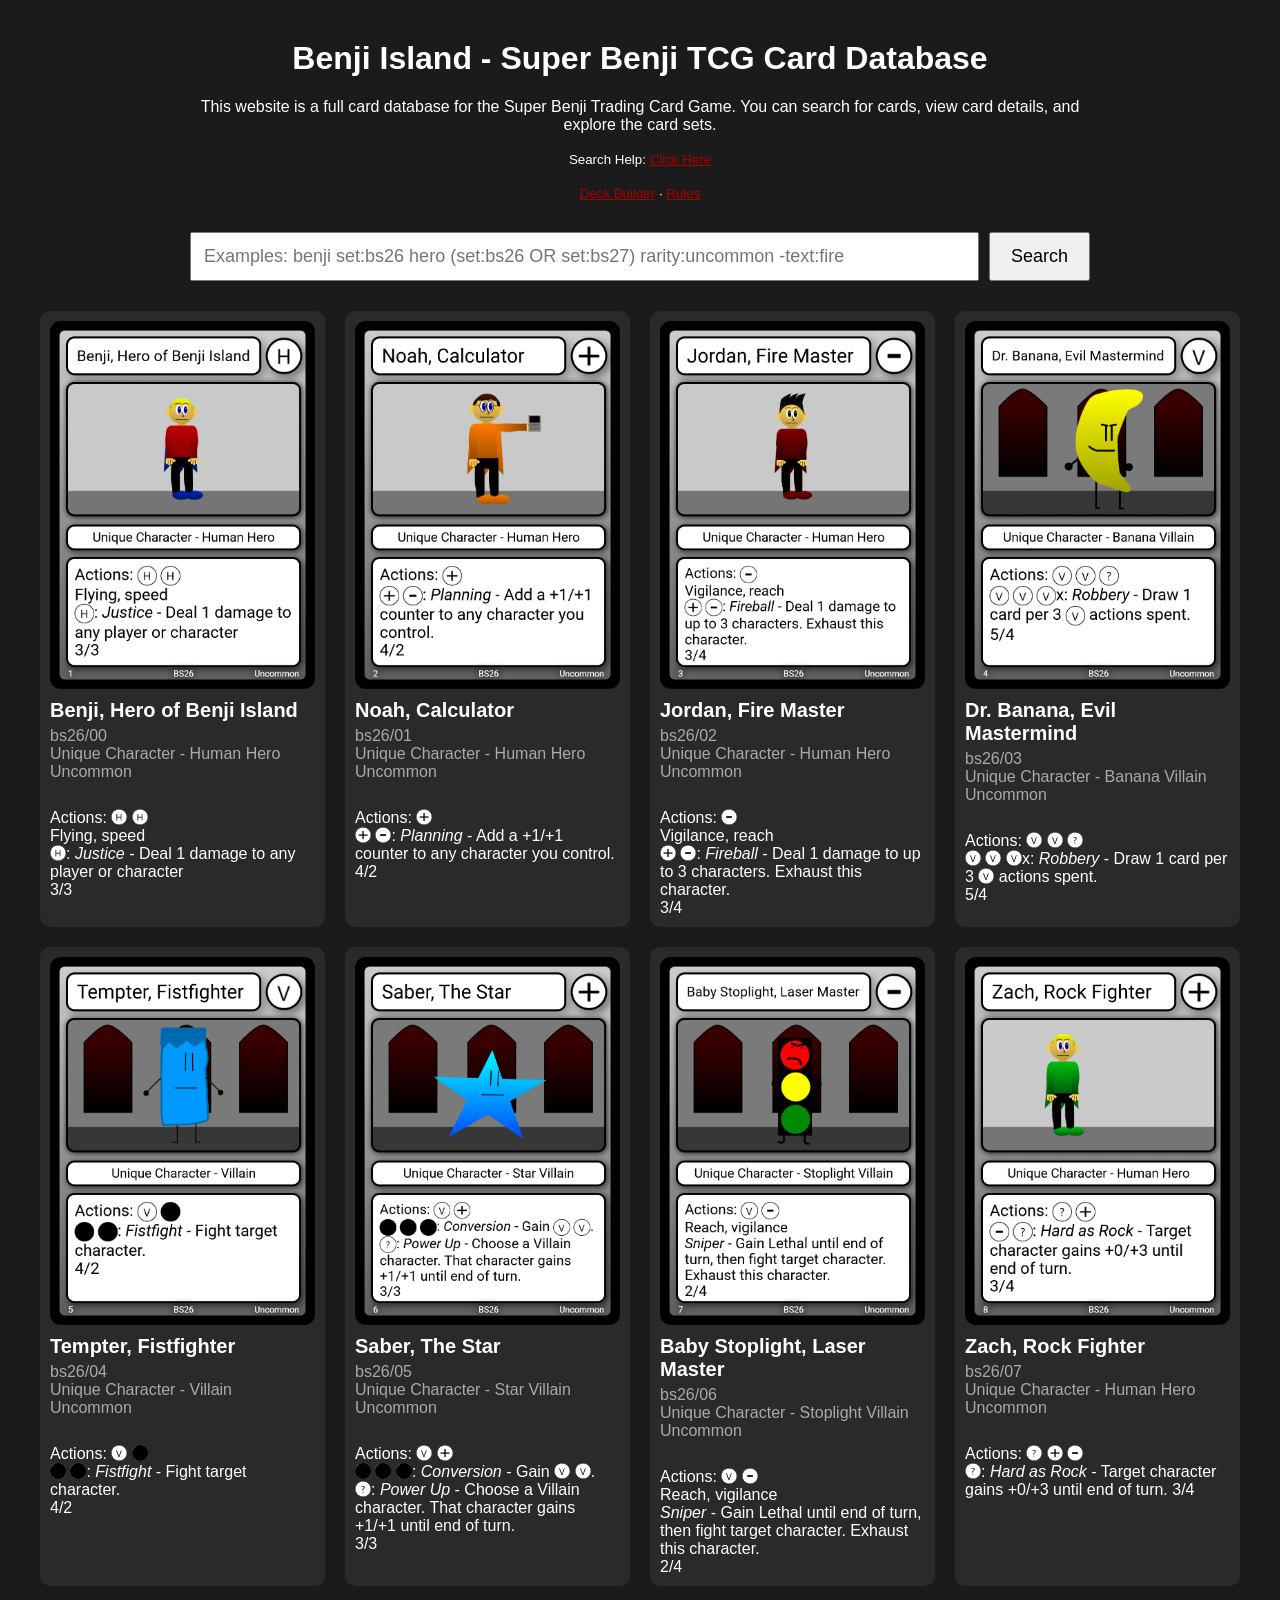
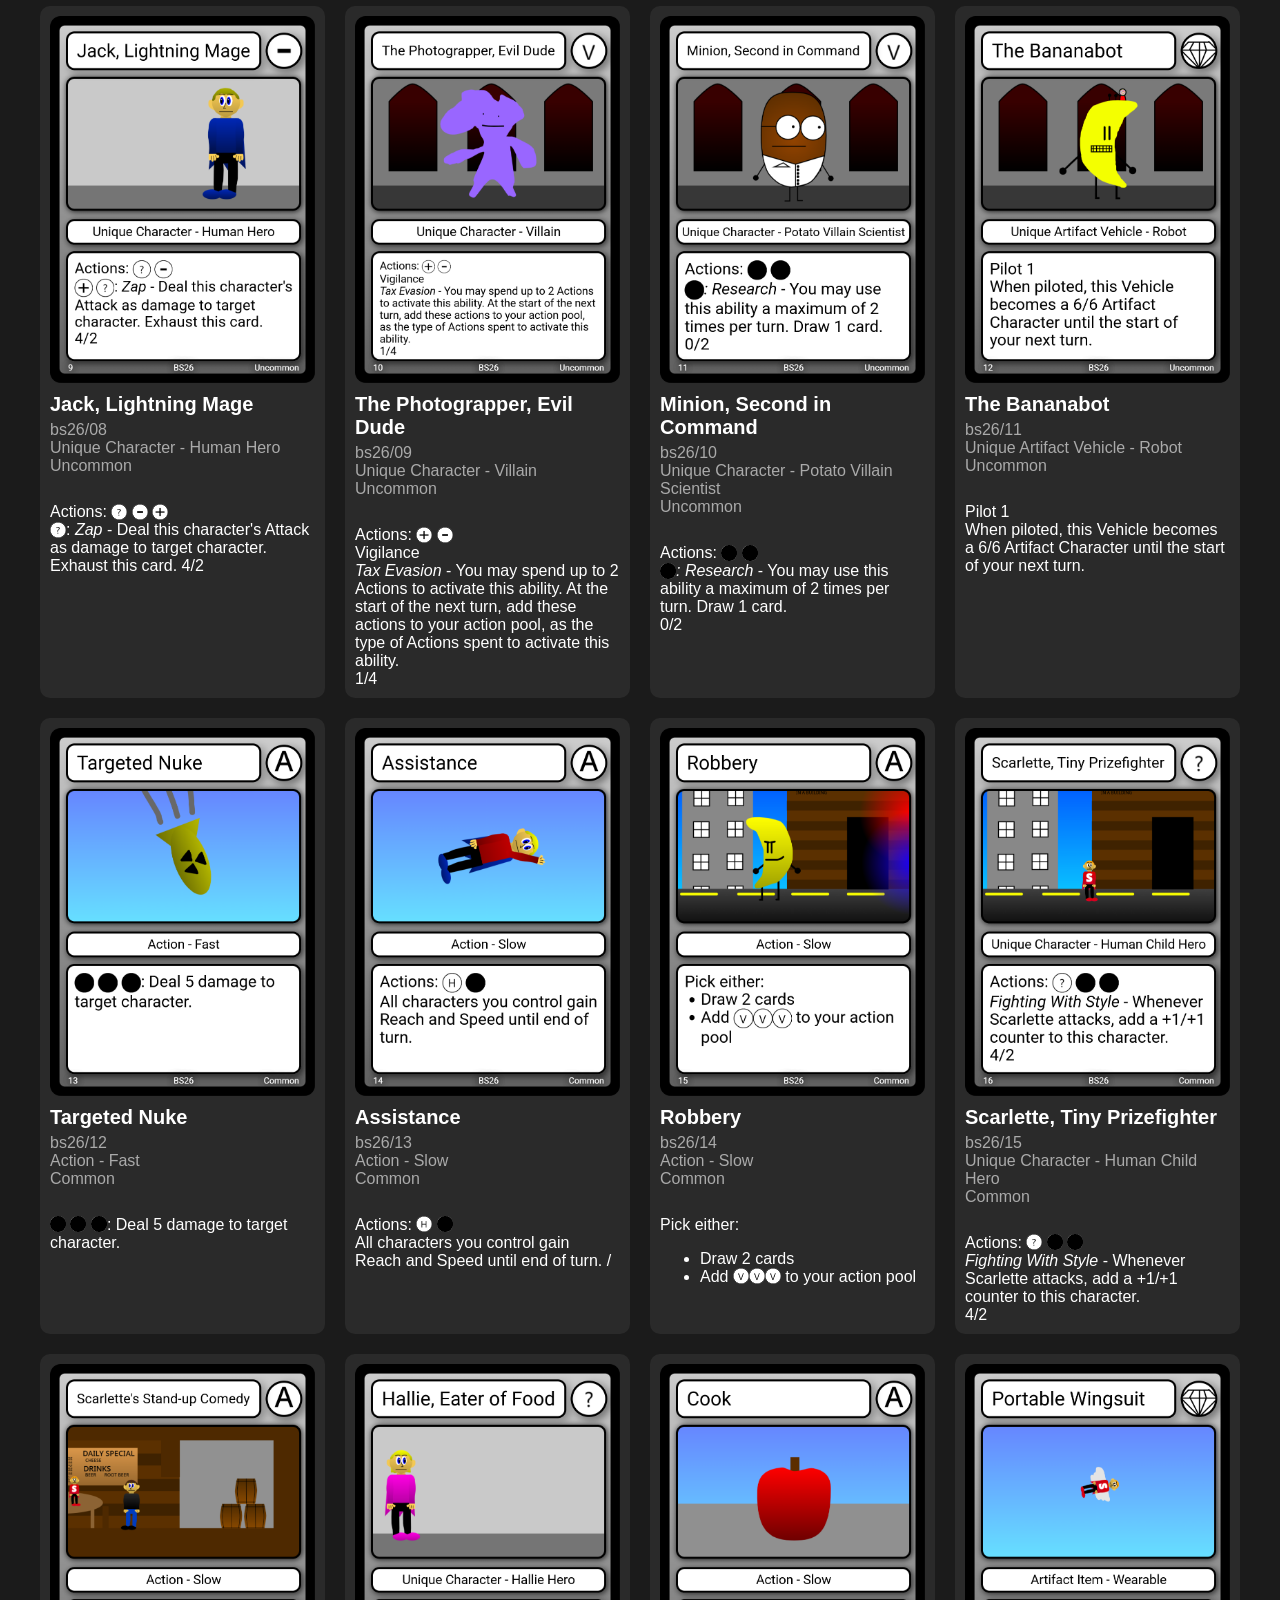
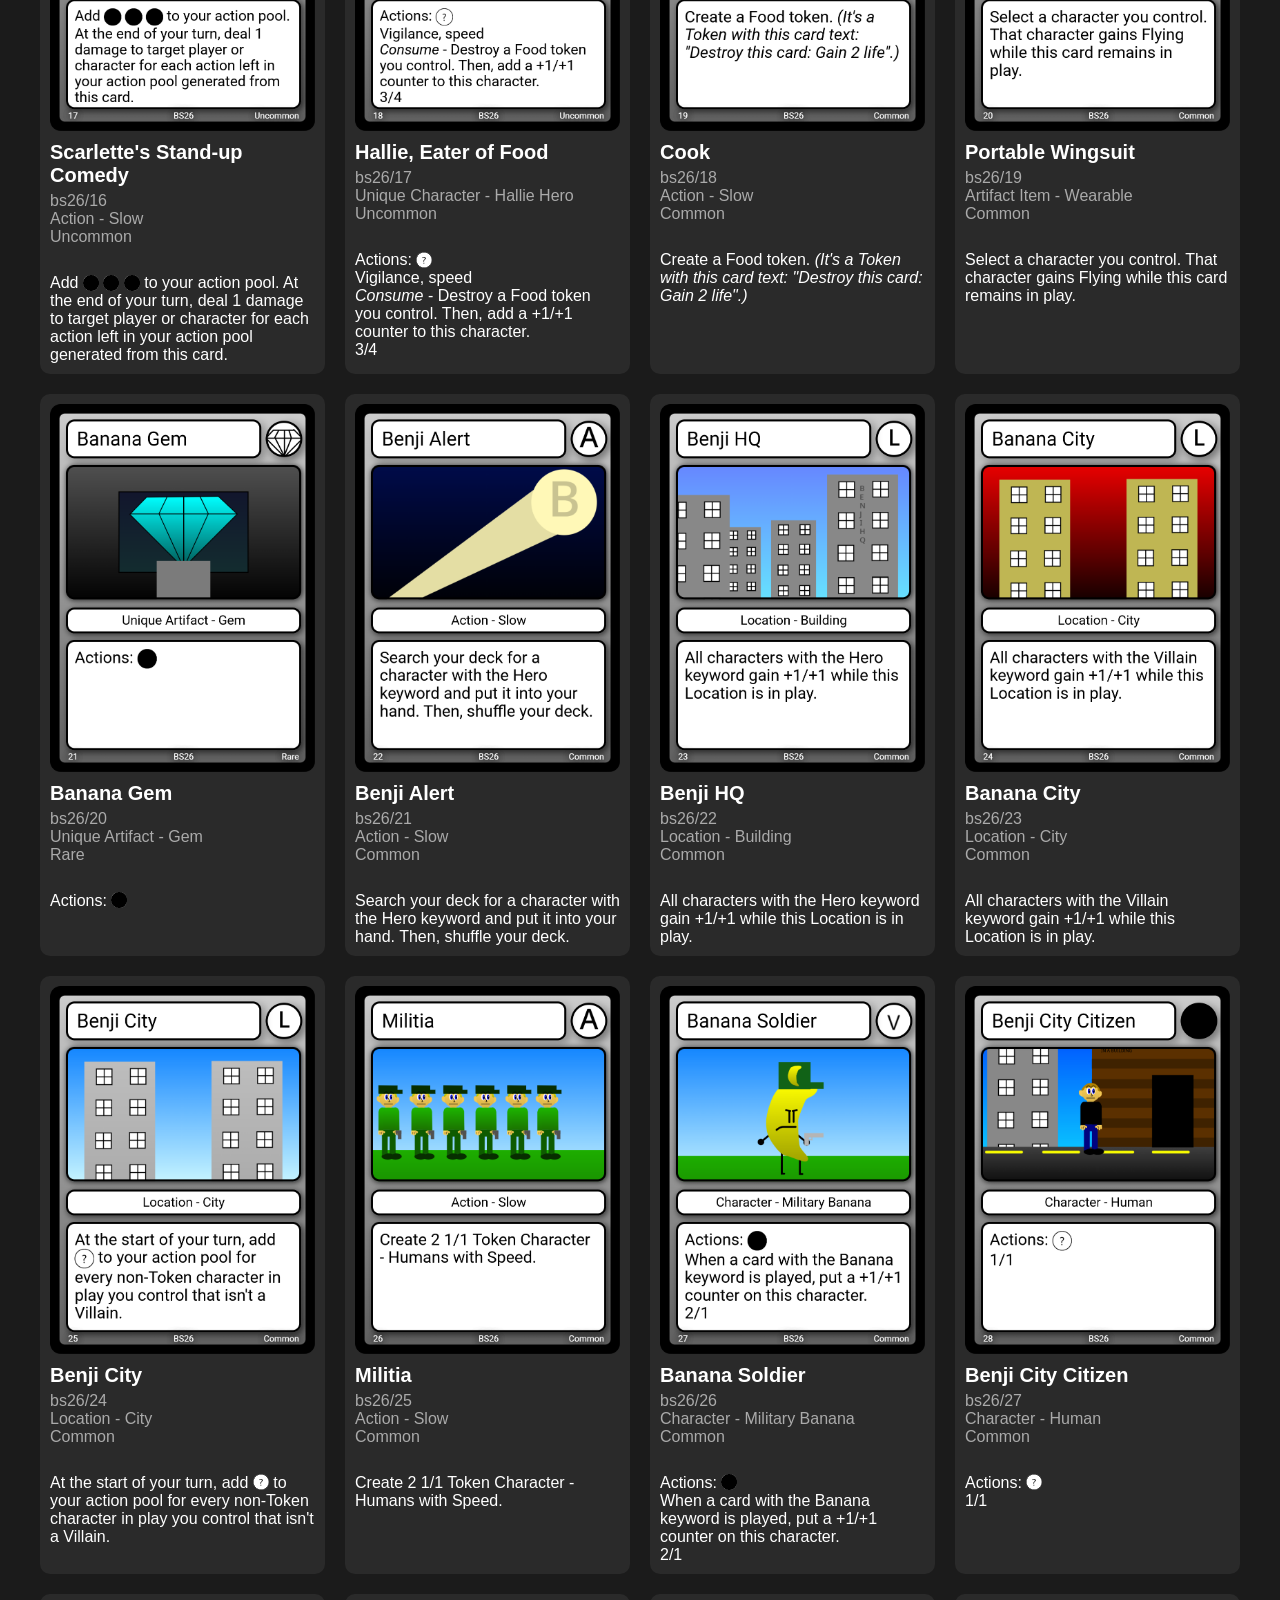
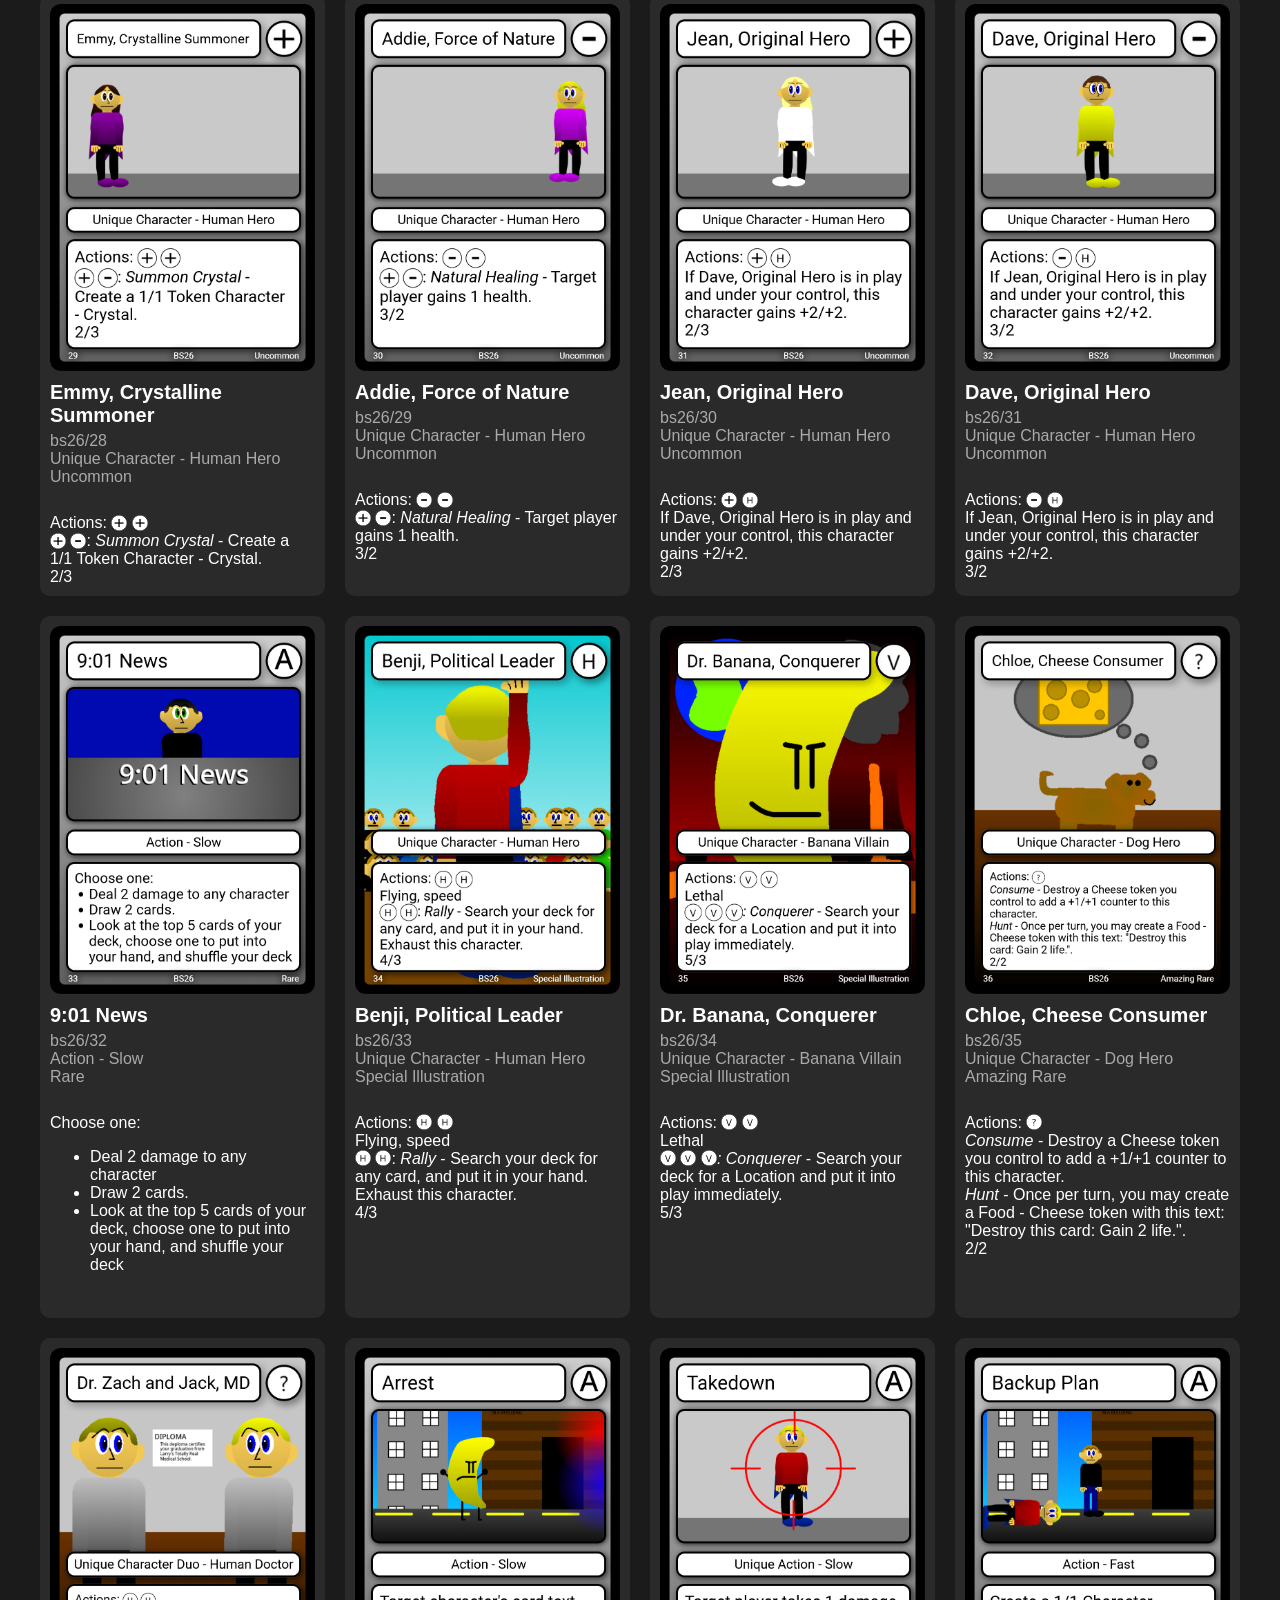
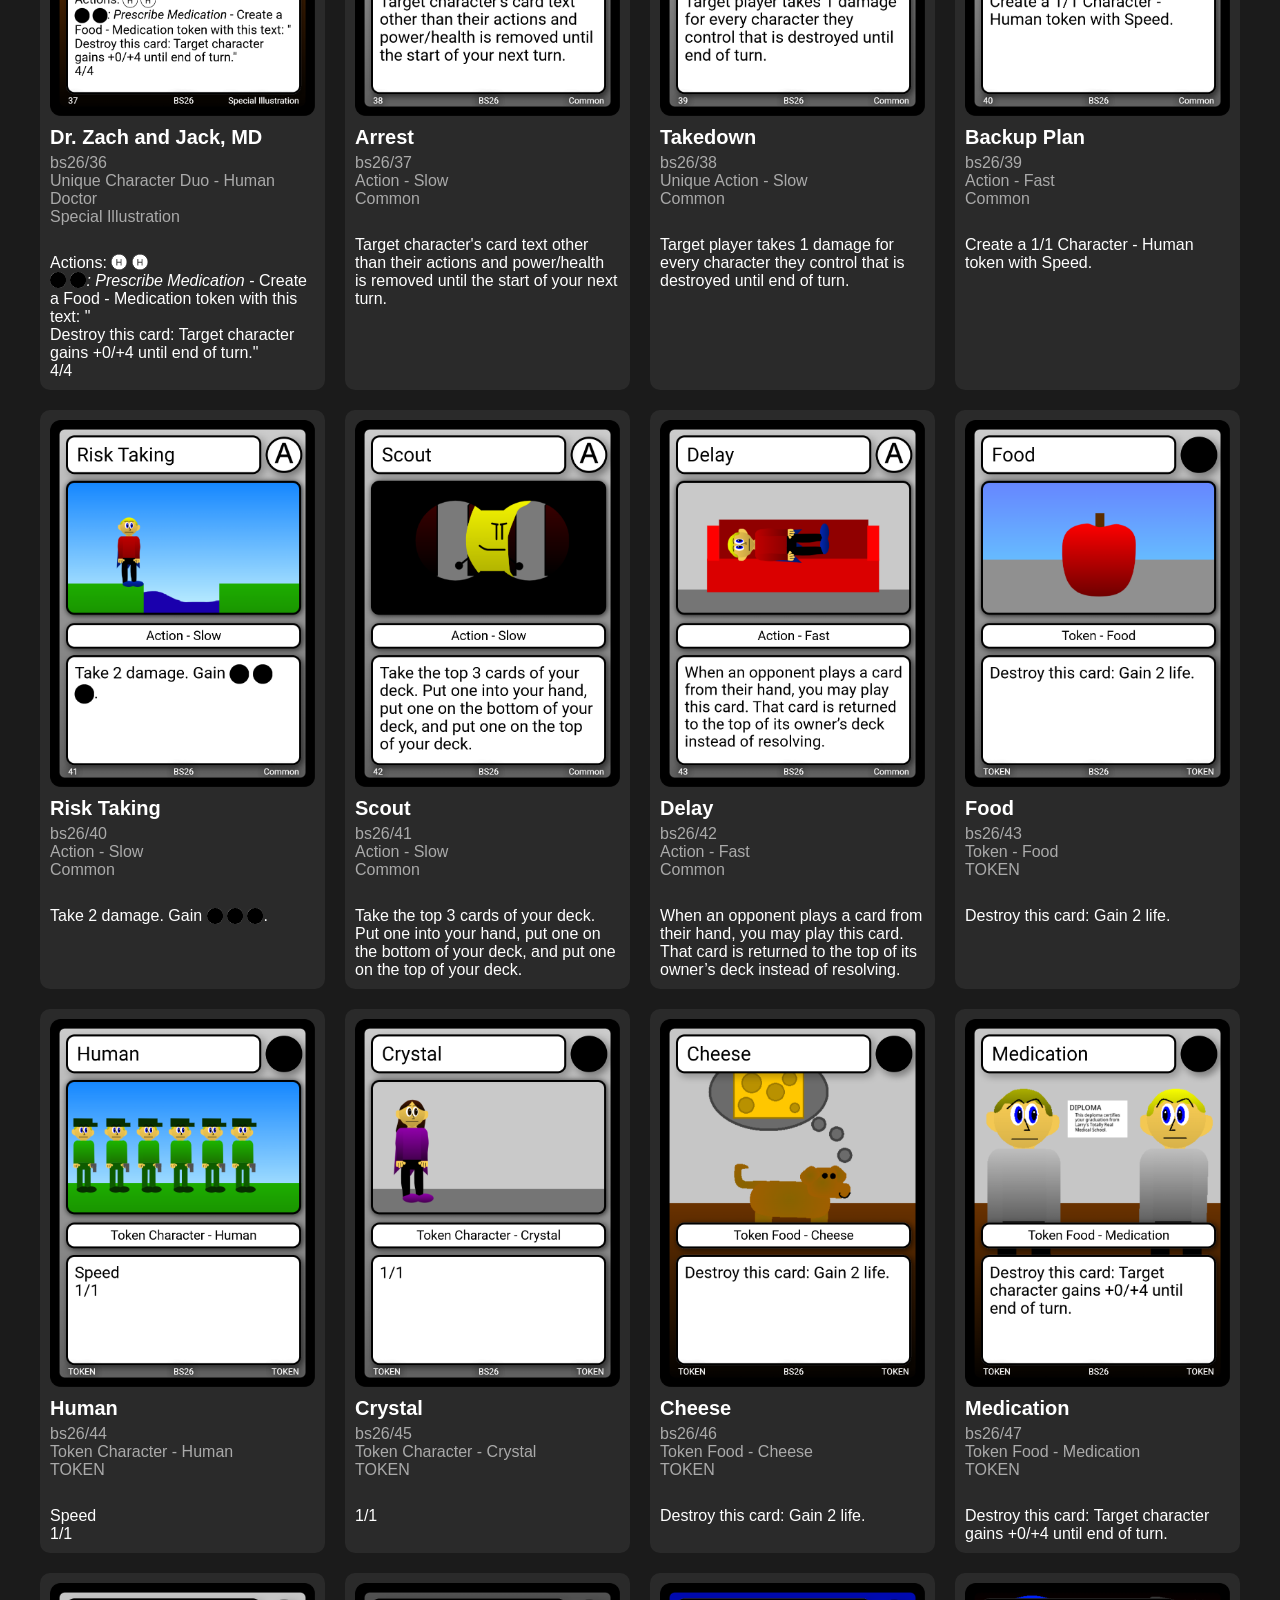
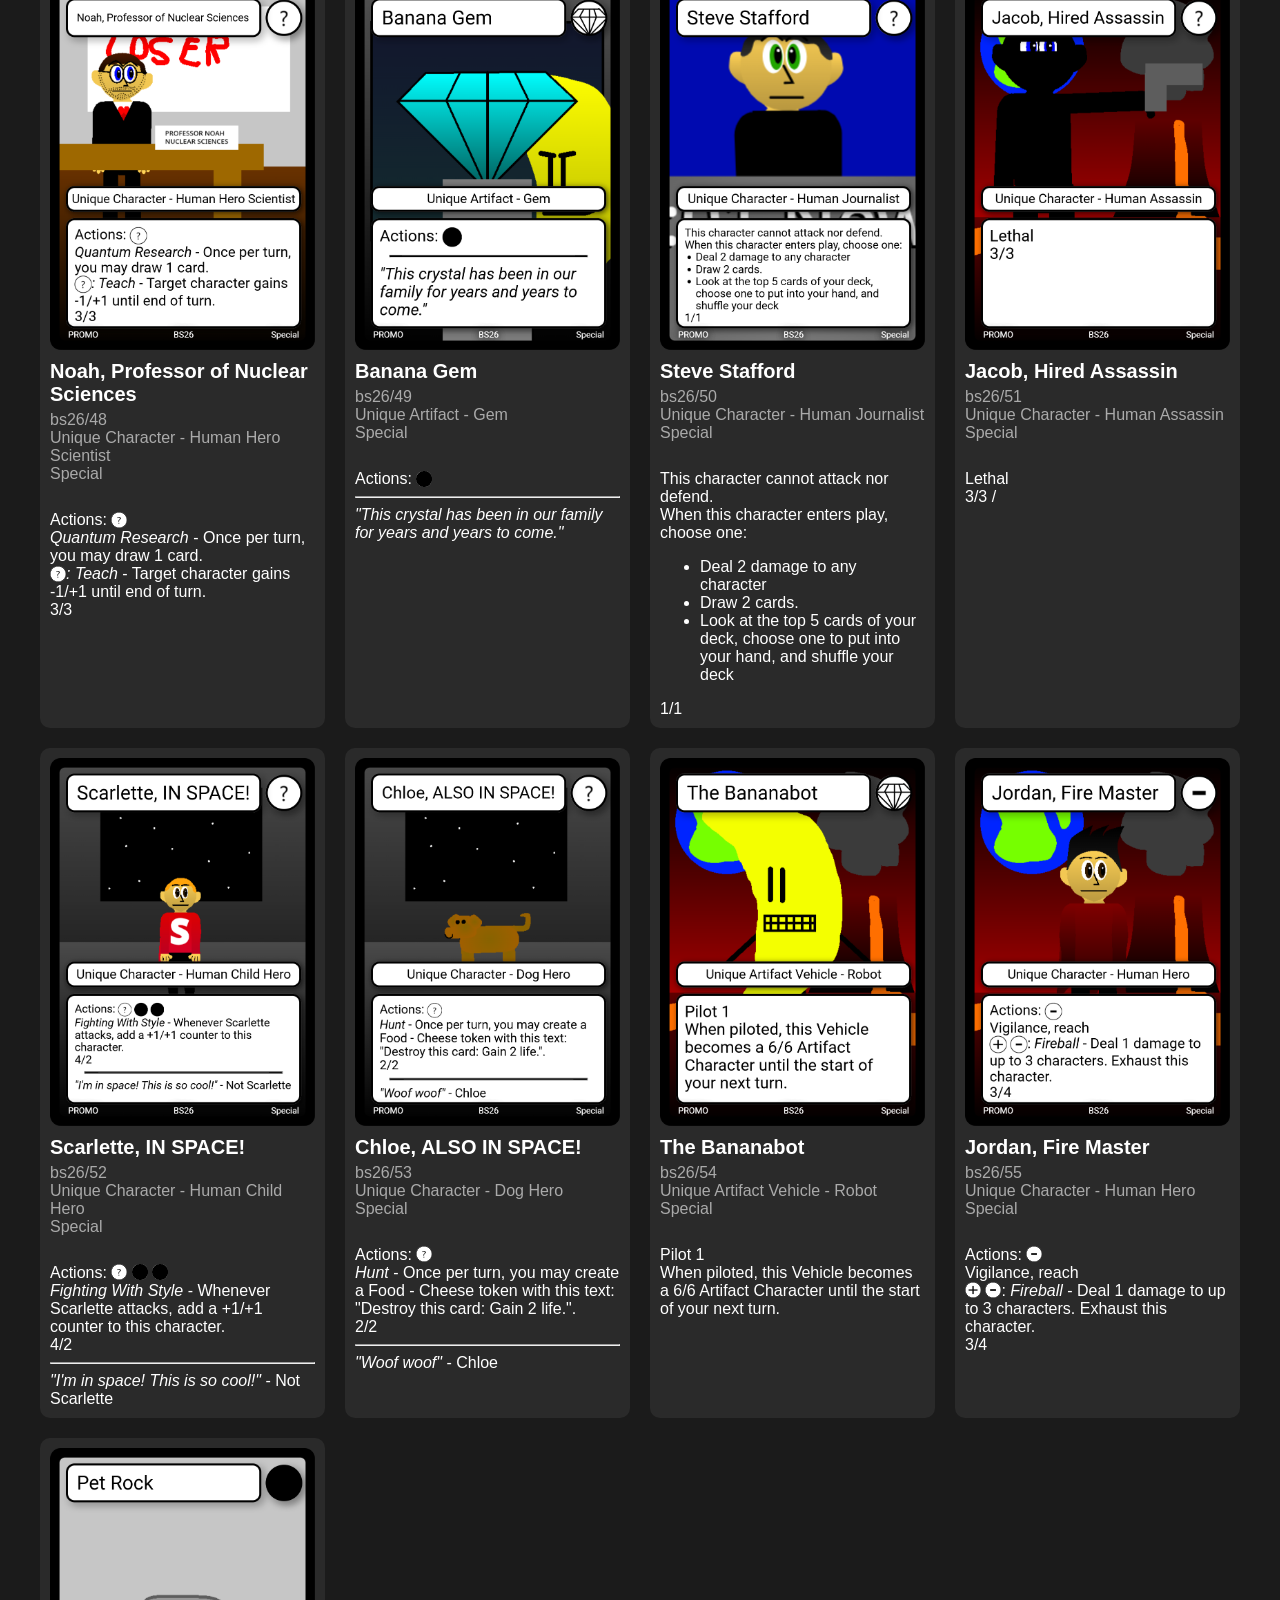
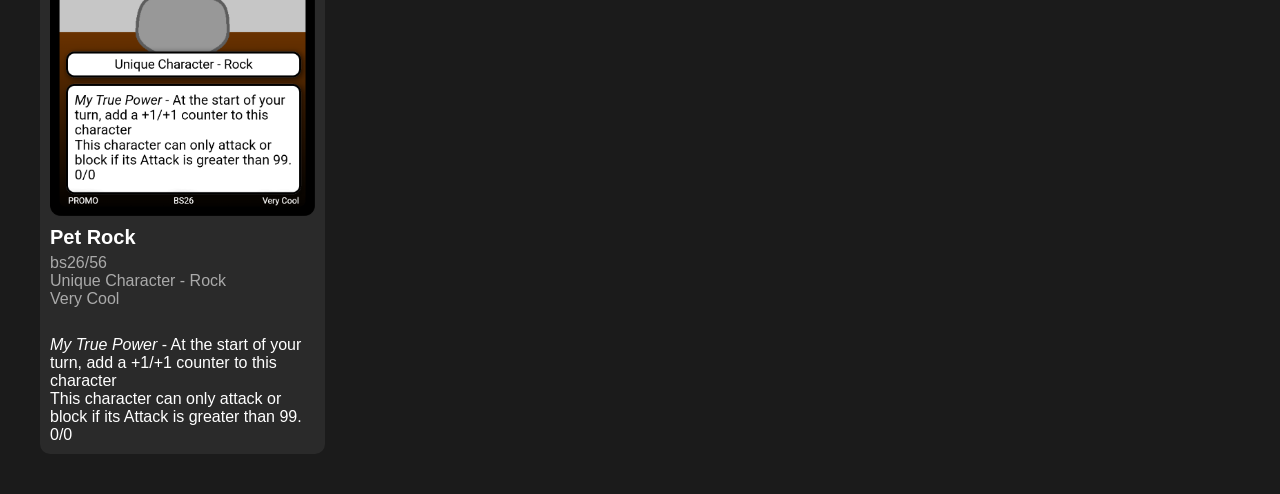
<file: index.html>
<!DOCTYPE html>
<html lang="en">
    <head>
        <meta charset="UTF-8">
        <meta name="viewport" content="width=device-width, initial-scale=1.0">

        <title>Super Benji TCG Card Database</title>

        <link rel="stylesheet" href="style.css">

    </head>

    <body>

        <h1>Benji Island - Super Benji TCG Card Database</h1>
        
        <div class="description">
            <p>
                This website is a full card database for the Super Benji Trading Card Game. You can search for cards, view card details, 
                and explore the card sets.
            </p>

            <p><small>Search Help: <a href="searchhelp.html">Click Here</a></small></p>
            <p><small><a href="deckbuilder.html">Deck Builder</a> · <a href="rules.html">Rules</a></small></p>
        
        </div>

        <div id="searchArea">

        <input
        id="search"
        placeholder='Examples: benji set:bs26 hero (set:bs26 OR set:bs27) rarity:uncommon -text:fire'>

        <button id="go">
        Search
        </button>

        </div>

        <div id="results"></div>

        <script src="search.js"></script>

    </body>
</html>
</file>
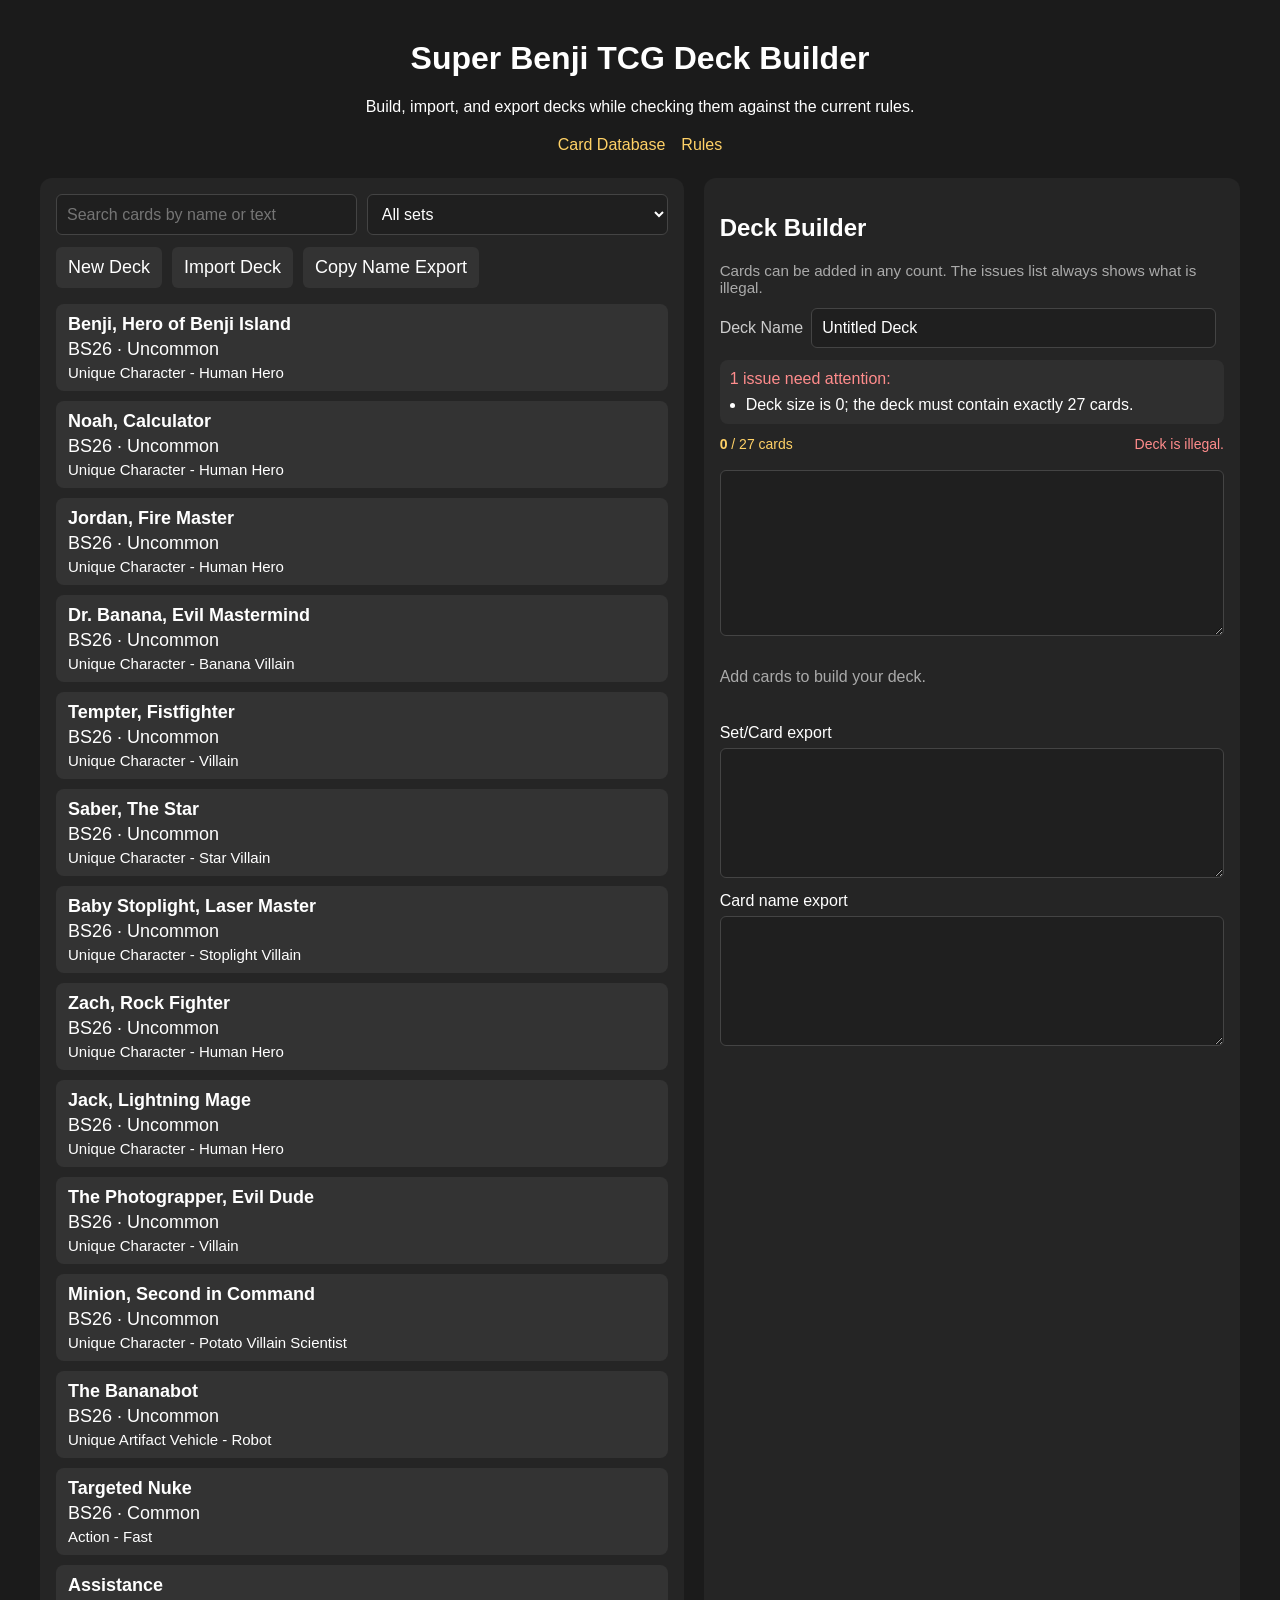
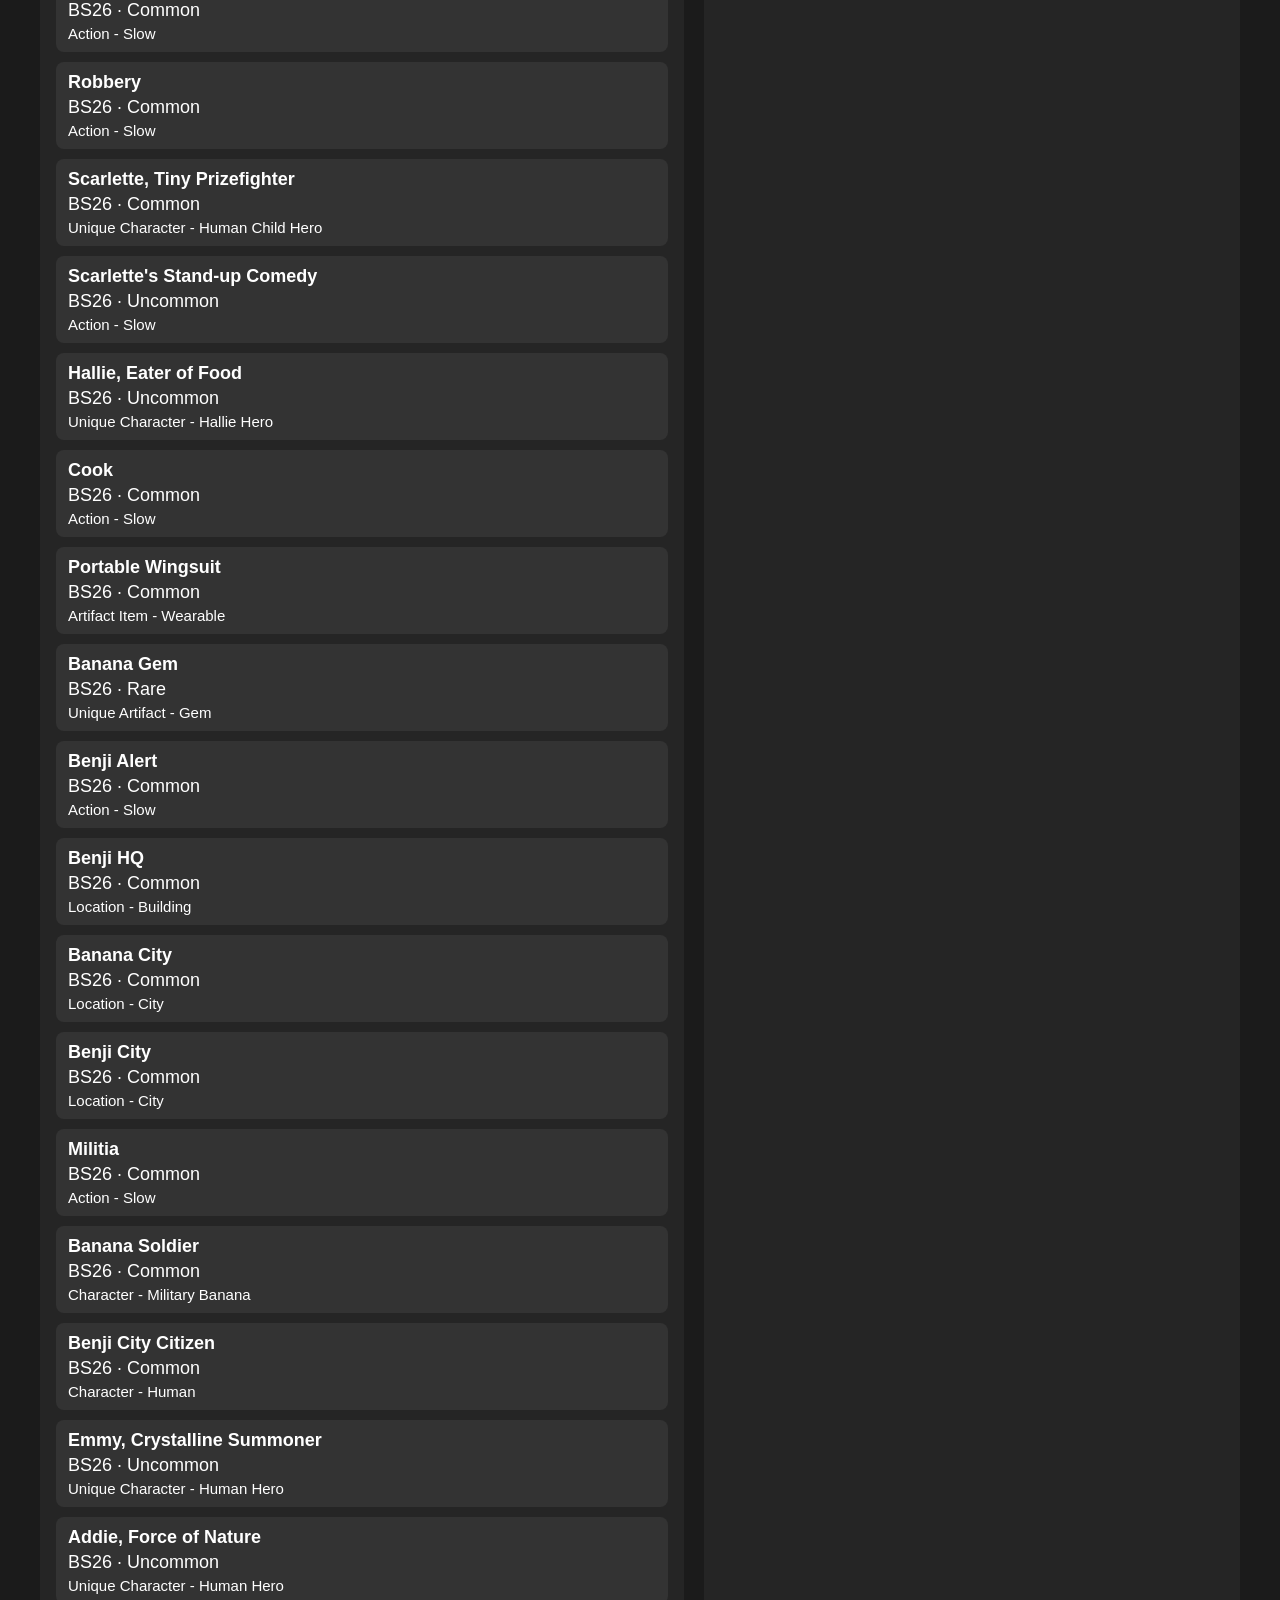
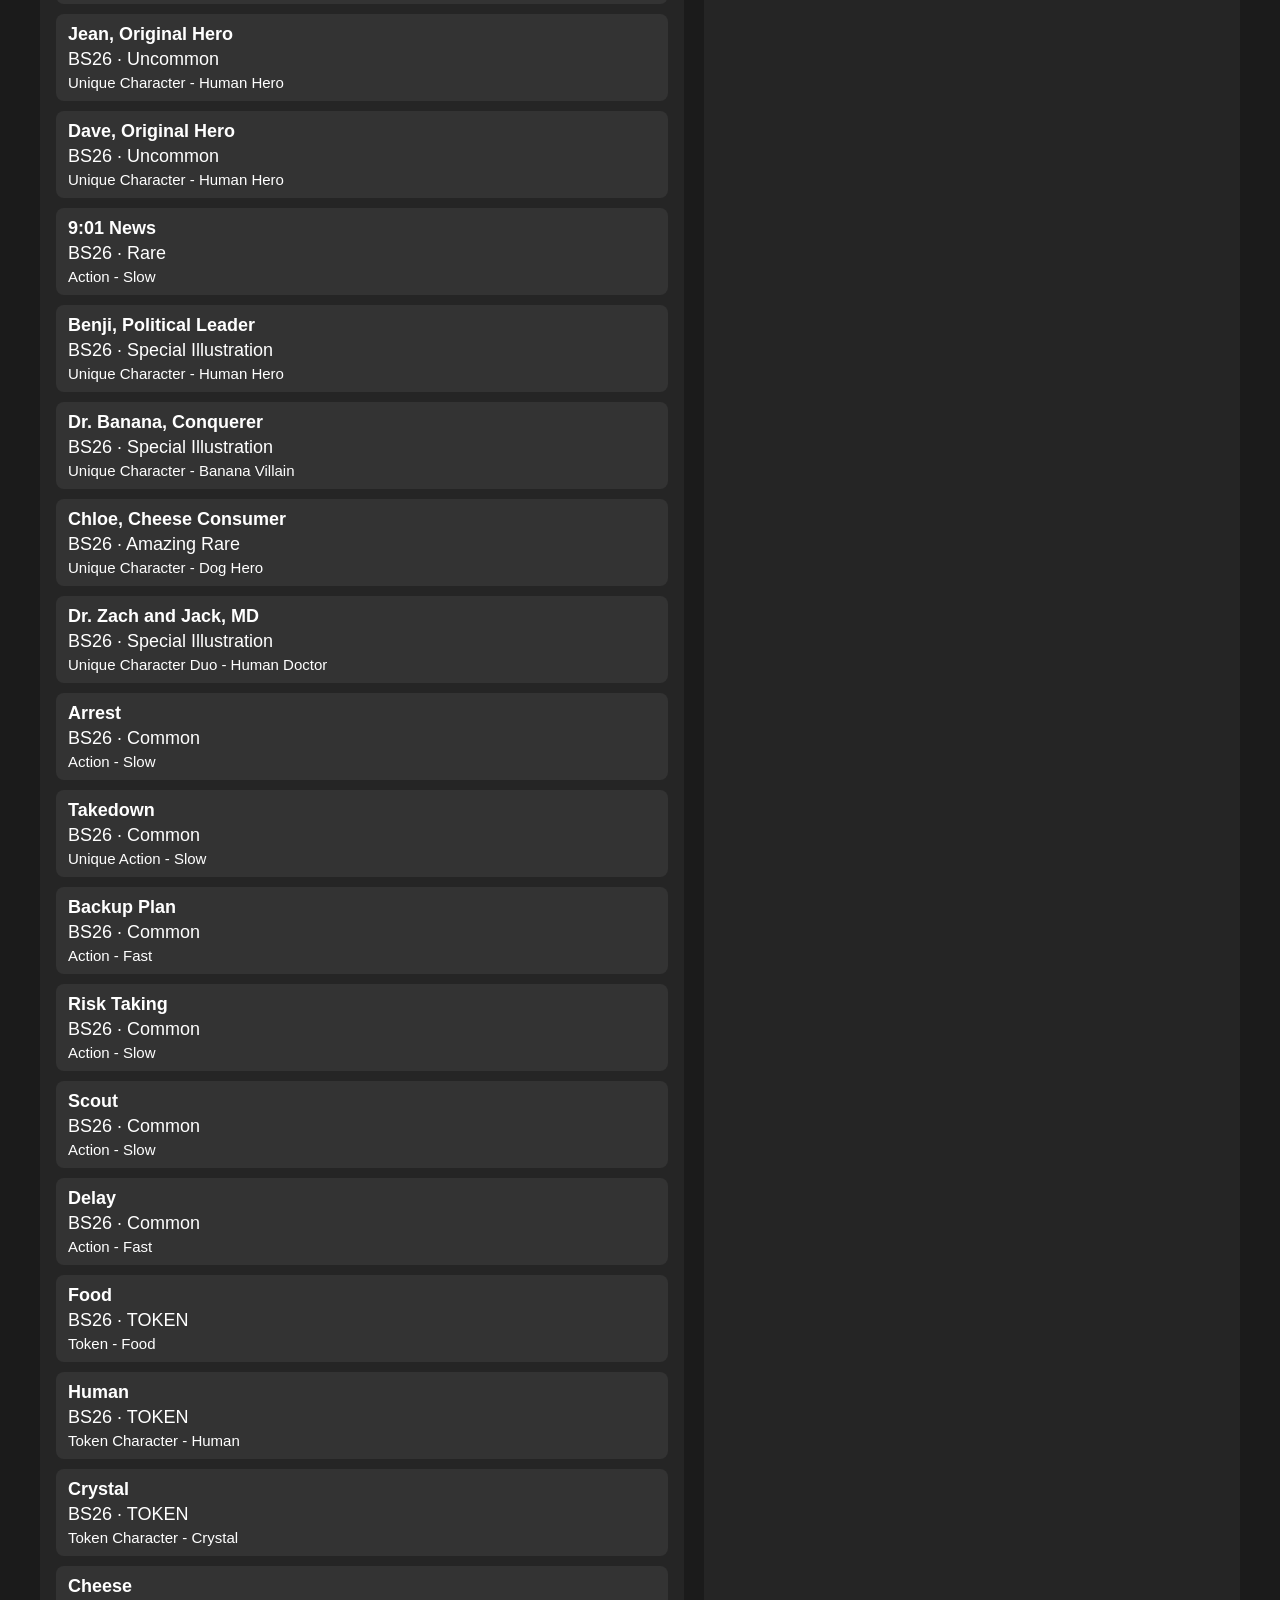
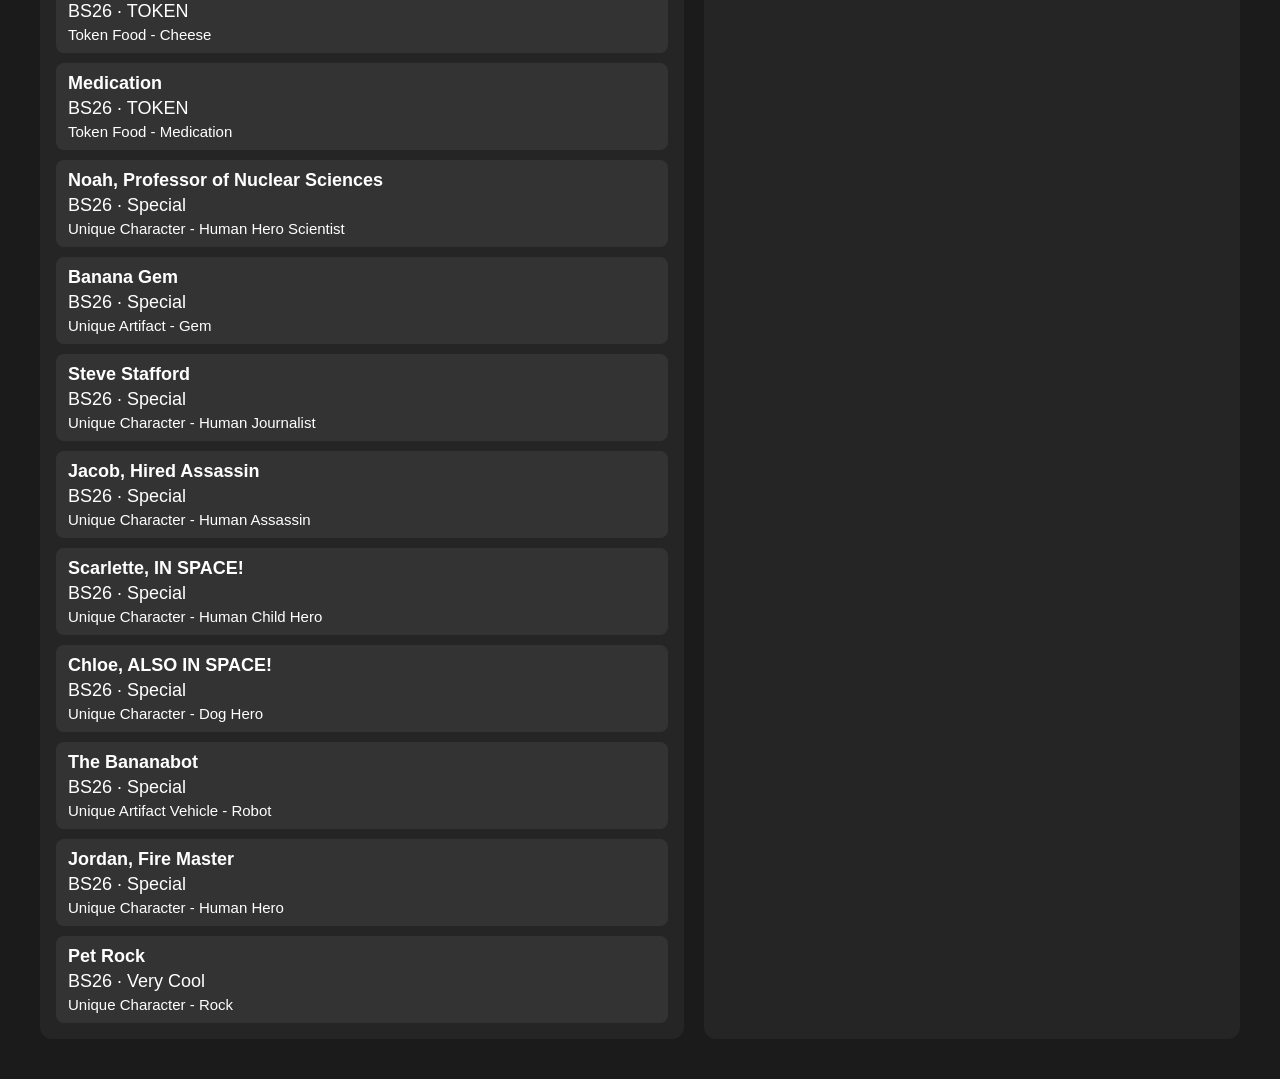
<file: deckbuilder.html>
<!DOCTYPE html>
<html lang="en">
  <head>
    <meta charset="UTF-8" />
    <meta name="viewport" content="width=device-width, initial-scale=1.0" />
    <title>Super Benji TCG Deck Builder</title>
    <link rel="stylesheet" href="style.css" />
  </head>
  <body>
    <header class="page-header">
      <h1>Super Benji TCG Deck Builder</h1>
      <p class="description">
        Build, import, and export decks while checking them against the current rules.
      </p>
      <nav class="nav-links">
        <a href="index.html">Card Database</a>
        <a href="rules.html">Rules</a>
      </nav>
    </header>

    <main class="builder-shell">
      <section class="builder-panel">
        <div class="builder-toolbar">
          <input id="cardSearch" type="search" placeholder="Search cards by name or text" />
          <select id="setFilter">
            <option value="all">All sets</option>
          </select>
        </div>

        <div class="builder-toolbar builder-toolbar--secondary">
          <button id="newDeck" type="button">New Deck</button>
          <button id="toggleImport" type="button">Import Deck</button>
          <button id="copyExport" type="button">Copy Name Export</button>
        </div>

        <div id="importPanel" class="import-panel hidden">
          <label for="importText">Import lines like 2 x Benji, Hero of Benji Island</label>
          <textarea id="importText" rows="8" spellcheck="false"></textarea>
          <div class="import-actions">
            <button id="applyImport" type="button">Import</button>
            <button id="cancelImport" type="button">Cancel</button>
          </div>
          <div id="importStatus" class="import-status"></div>
        </div>

        <div id="availableCards" class="card-list"></div>
      </section>

      <aside class="builder-panel deck-panel">
        <div class="deck-header">
          <div>
            <h2>Deck Builder</h2>
            <p class="deck-subtitle">Cards can be added in any count. The issues list always shows what is illegal.</p>
          </div>
        </div>

        <div class="deck-name-row">
          <label for="deckNameInput">Deck Name</label>
          <input id="deckNameInput" type="text" value="Untitled Deck" />
        </div>

        <div id="deckIssues" class="issues-panel"></div>
        <div id="deckSummary" class="deck-summary"></div>

        <textarea id="deckInput" class="deck-textarea" rows="8" readonly spellcheck="false"></textarea>

        <div id="deckList" class="deck-list"></div>

        <div class="export-block">
          <label for="exportSet">Set/Card export</label>
          <textarea id="exportSet" class="deck-textarea" rows="6" readonly spellcheck="false"></textarea>
        </div>

        <div class="export-block">
          <label for="exportNames">Card name export</label>
          <textarea id="exportNames" class="deck-textarea" rows="6" readonly spellcheck="false"></textarea>
        </div>
      </aside>
    </main>

    <script src="search.js"></script>
    <script src="deckbuilder.js"></script>
  </body>
</html>
</file>
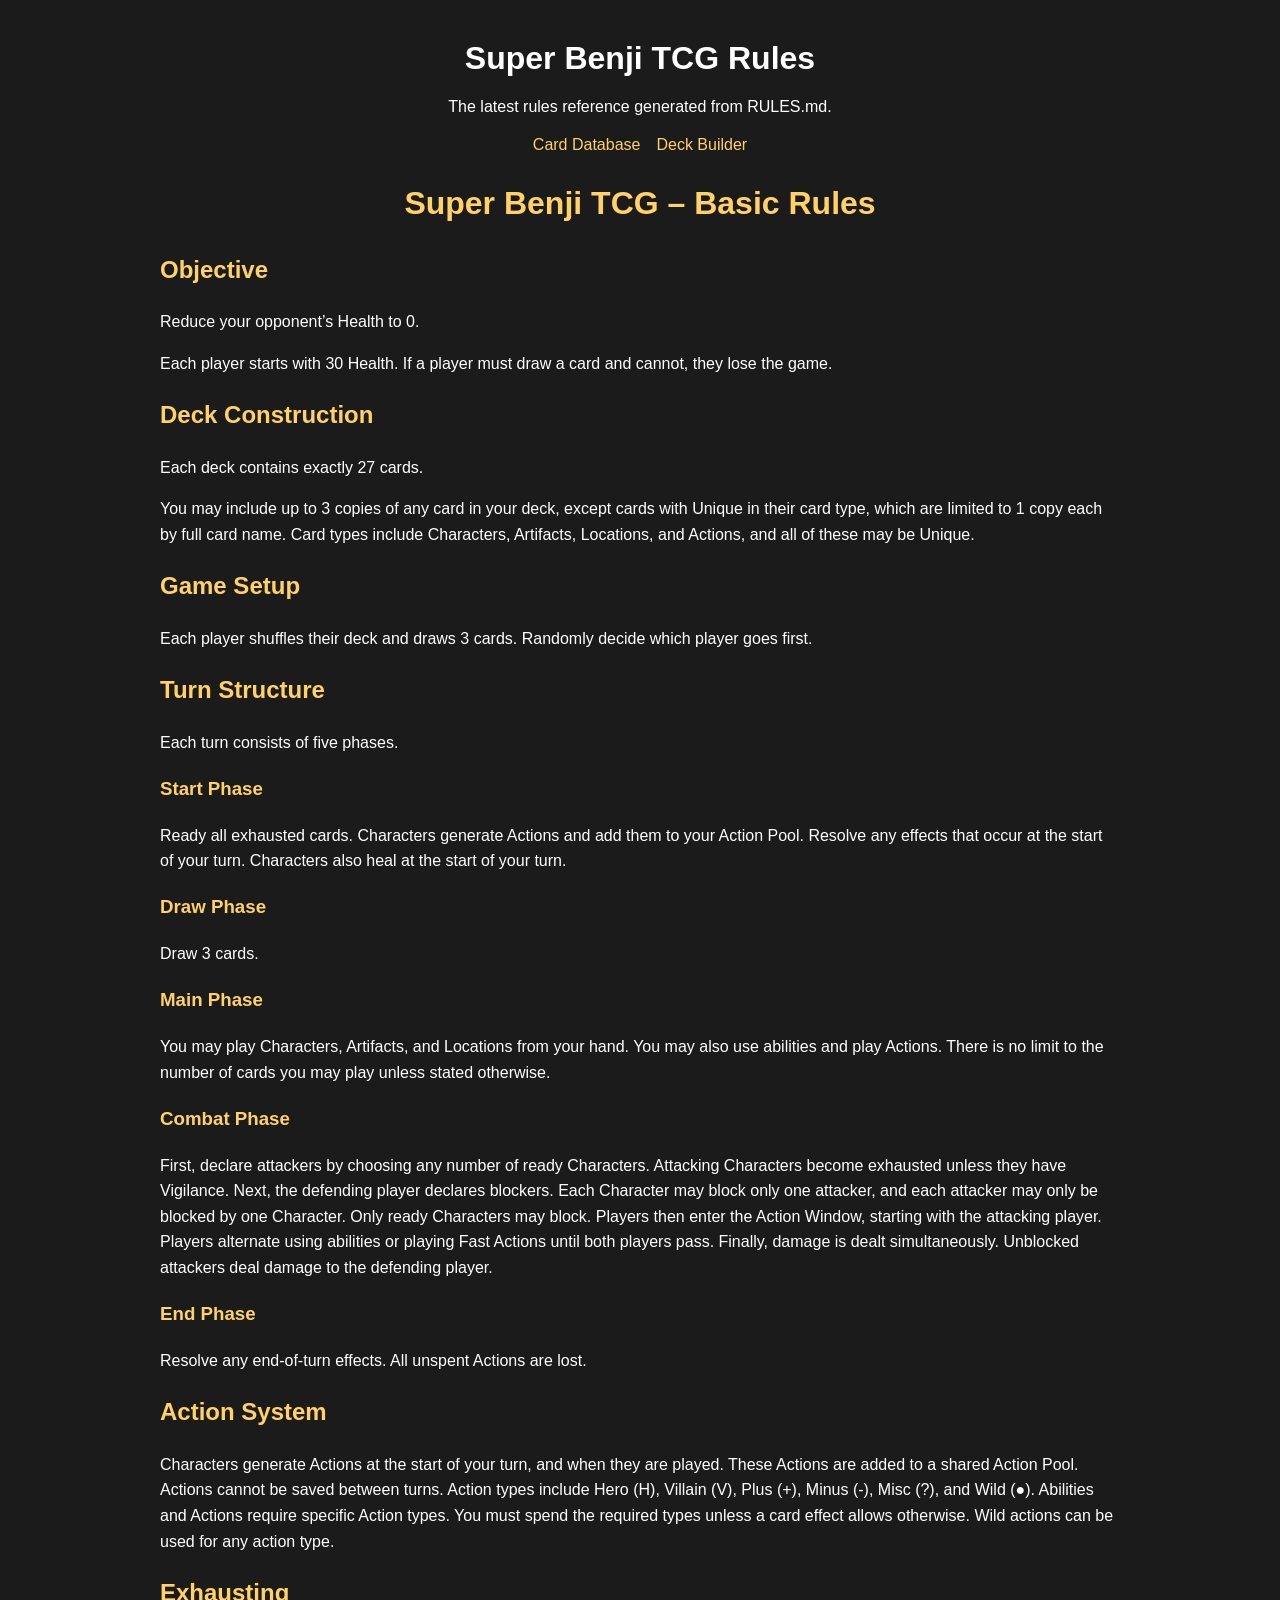
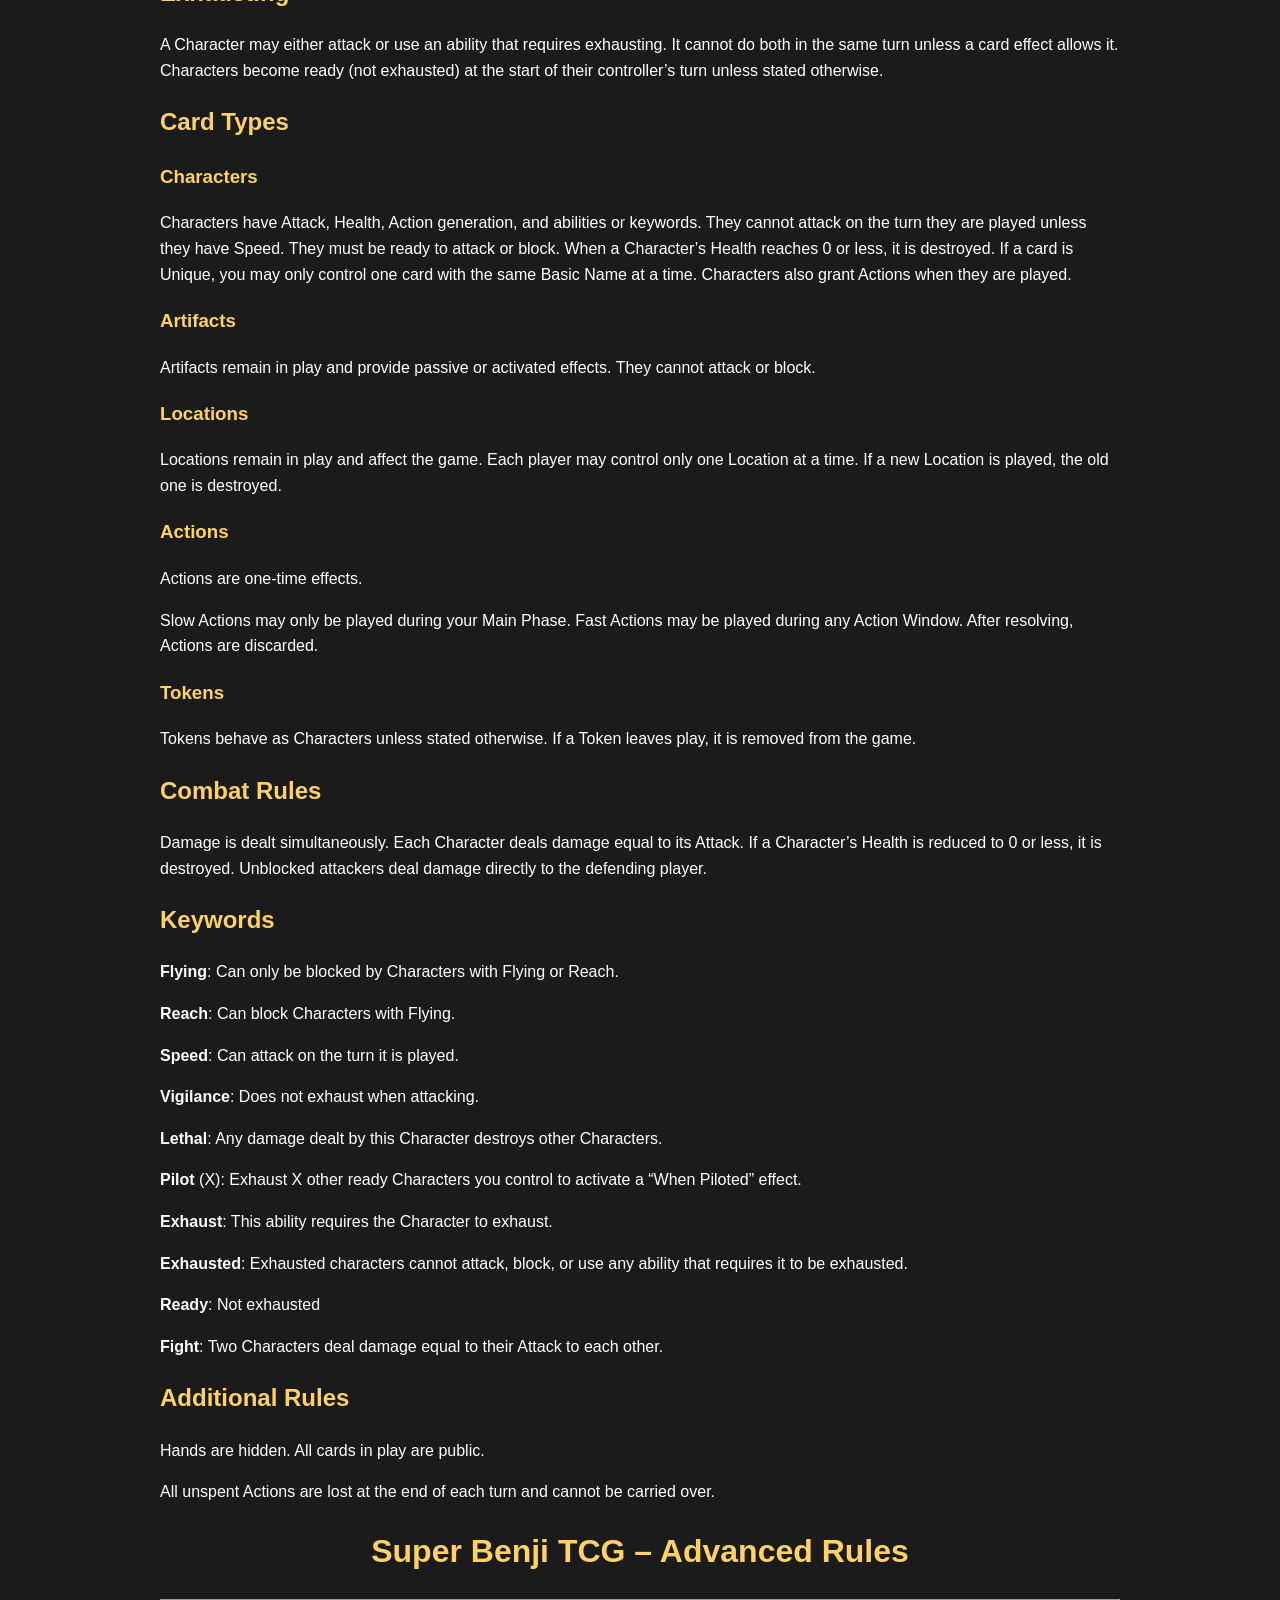
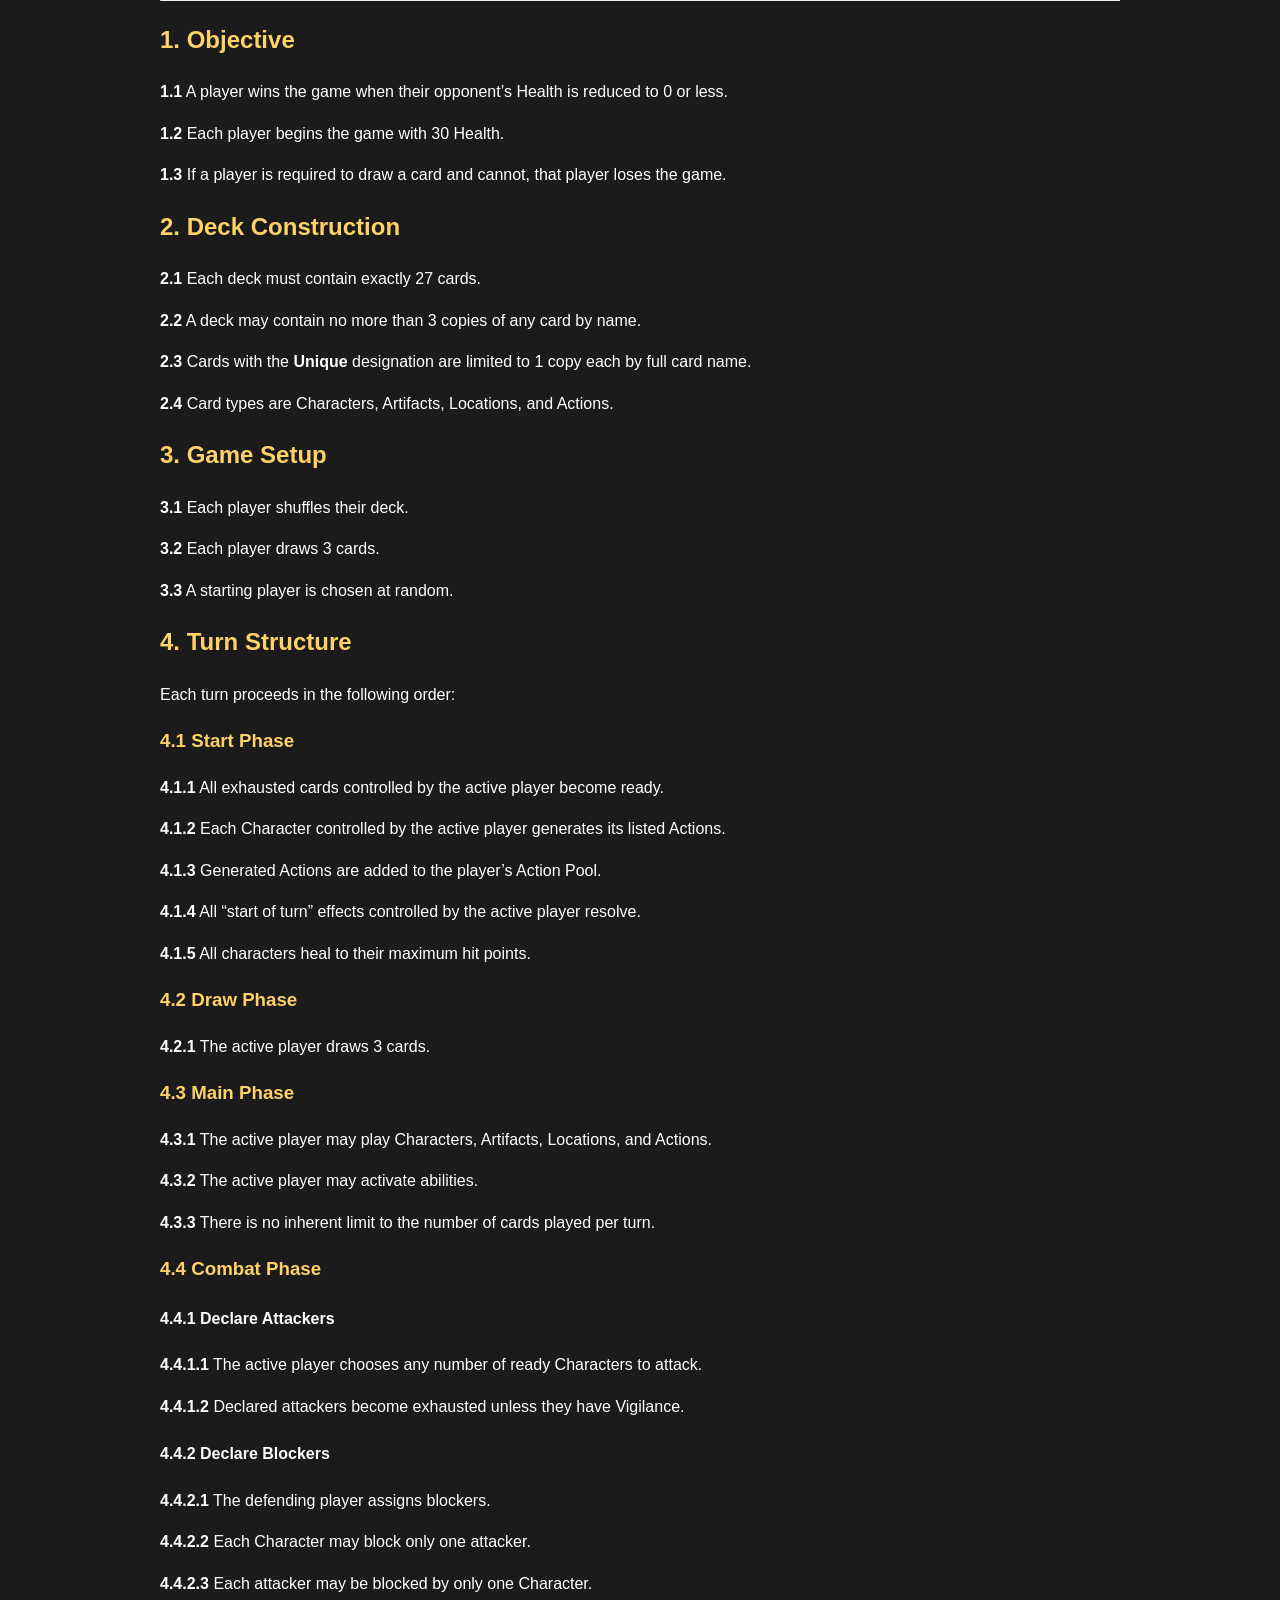
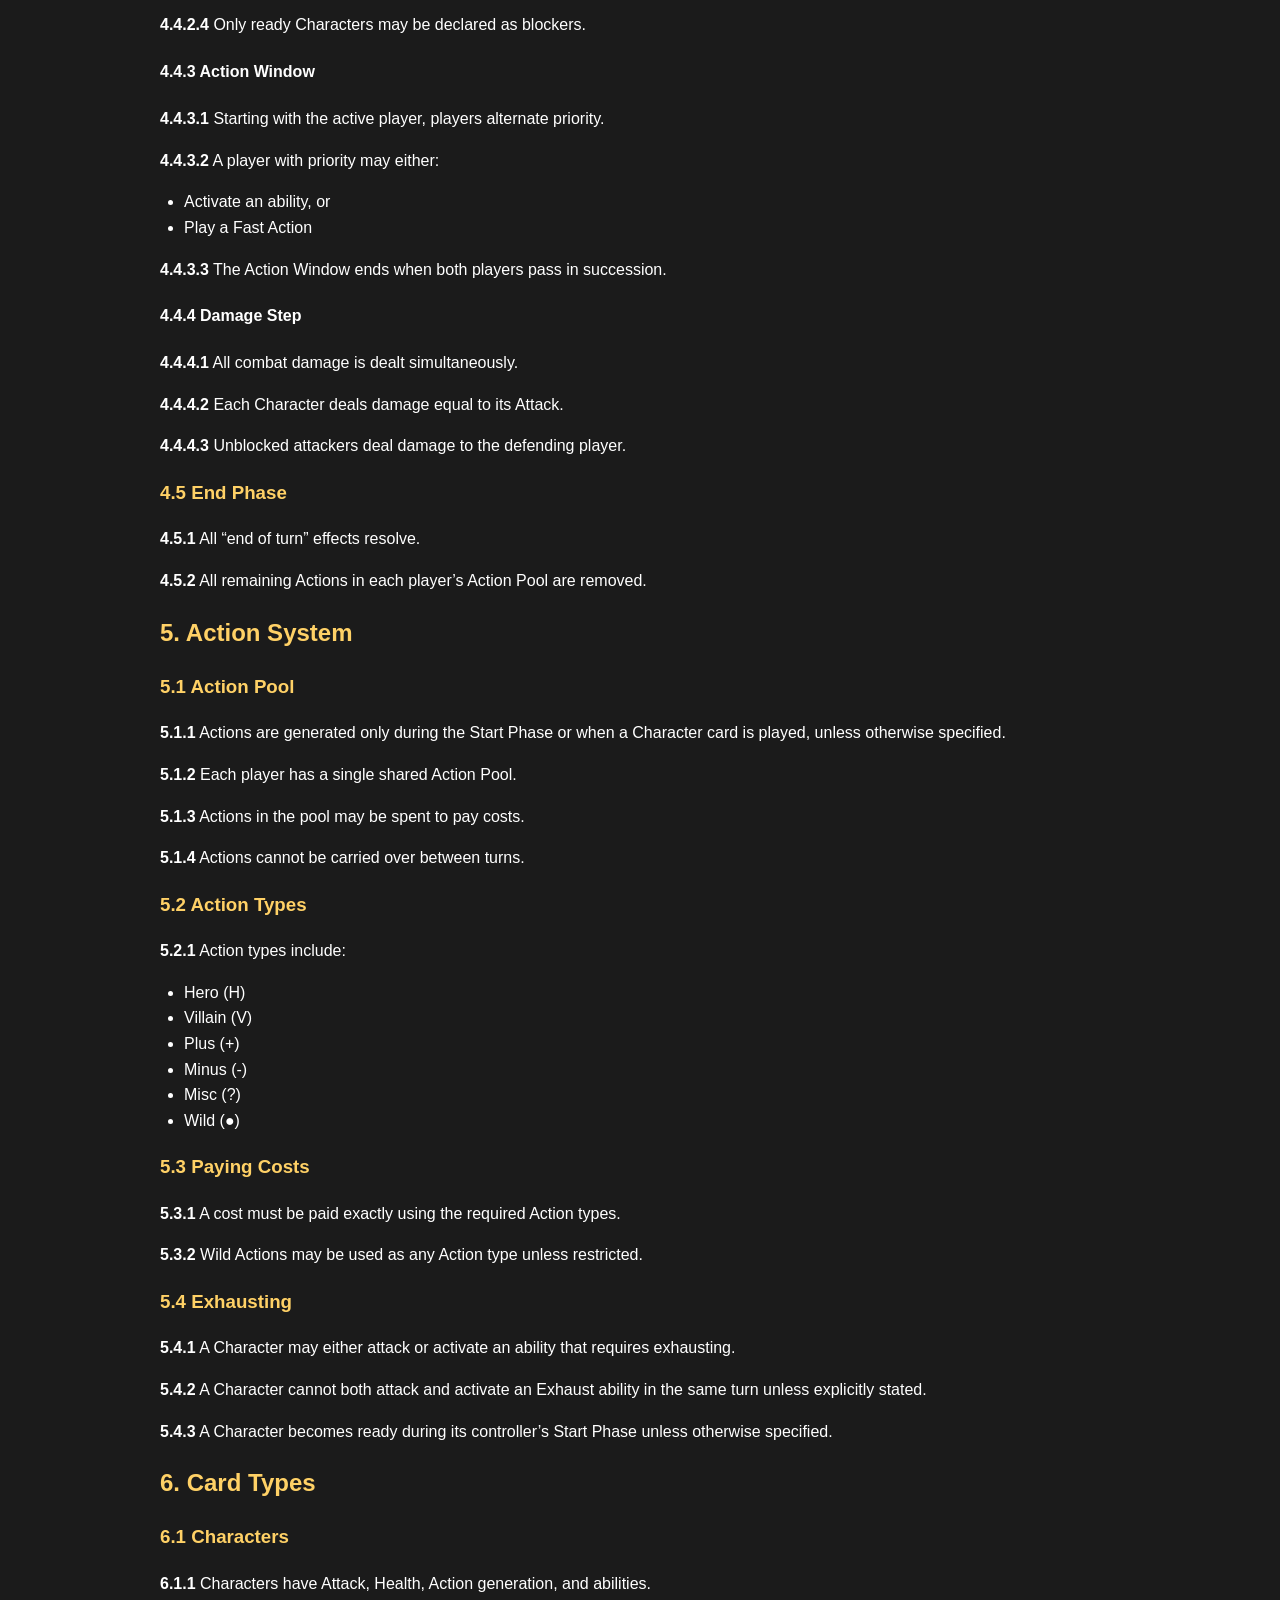
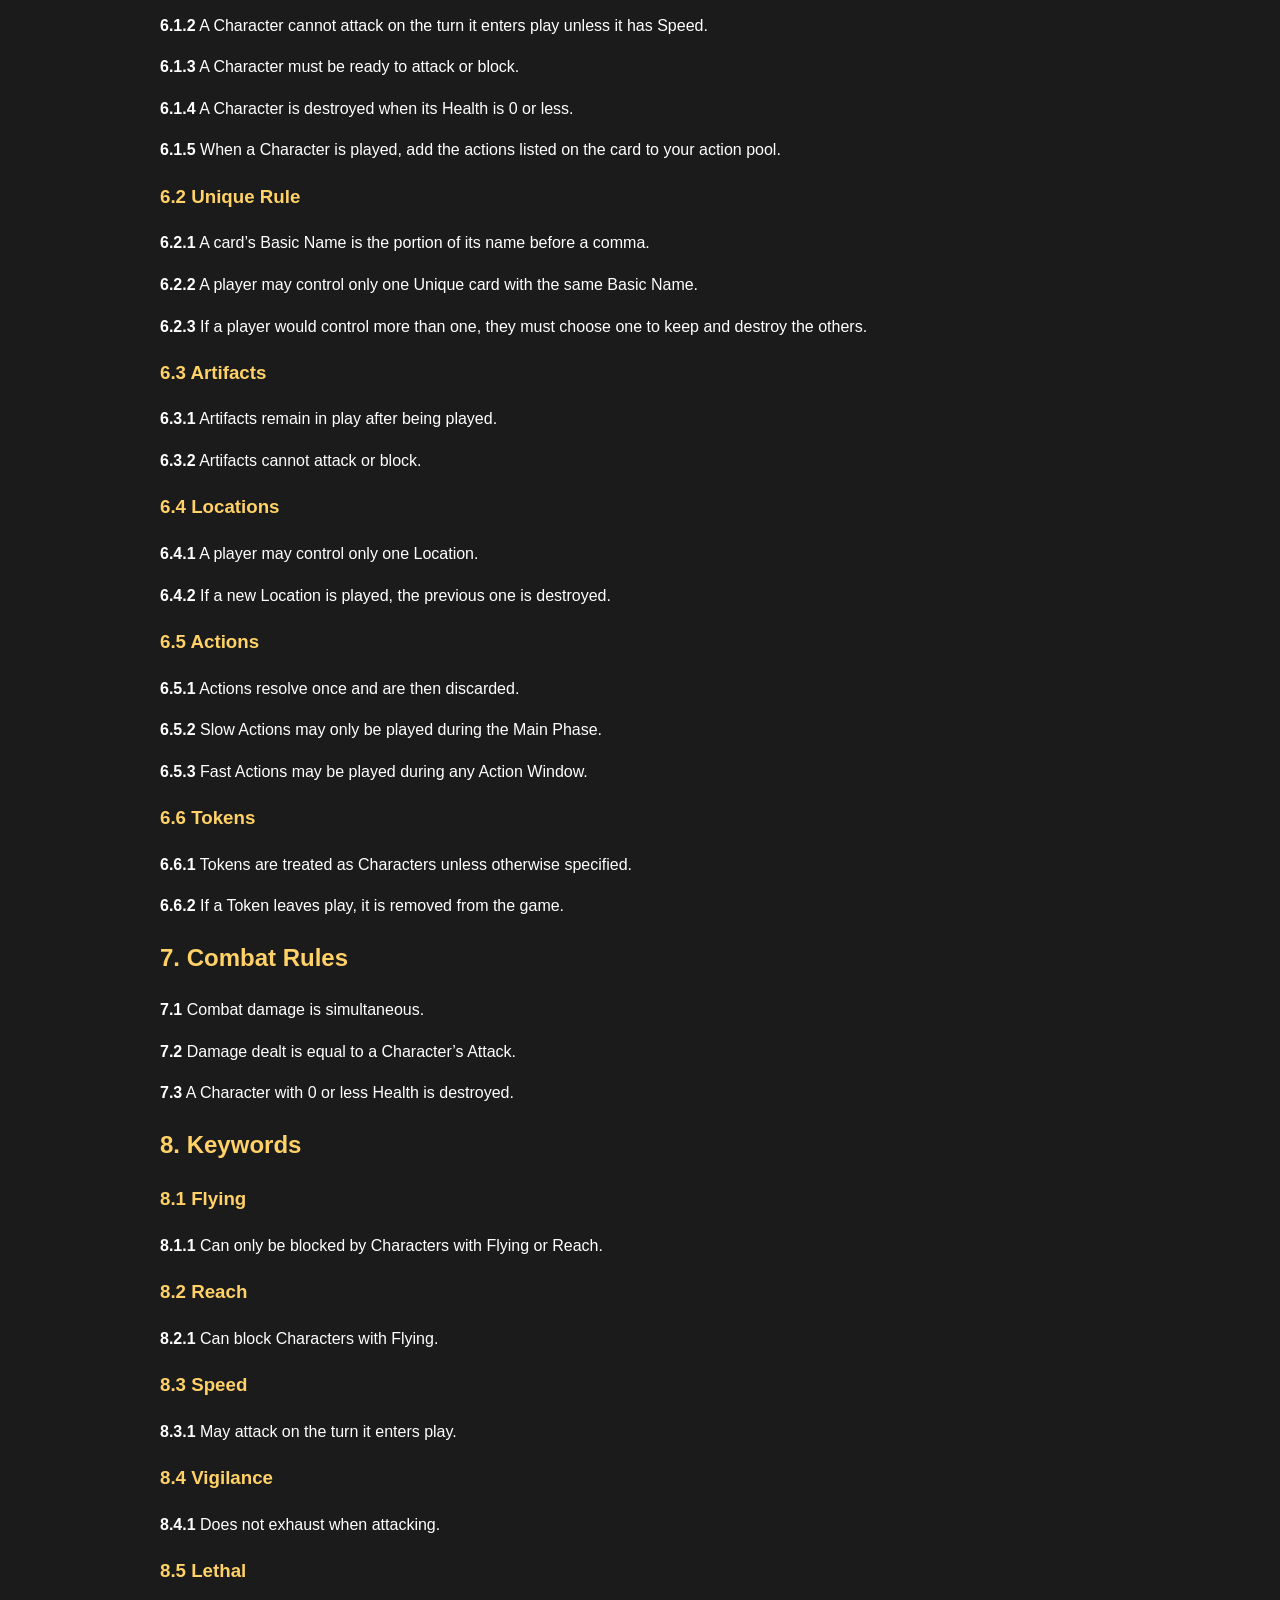
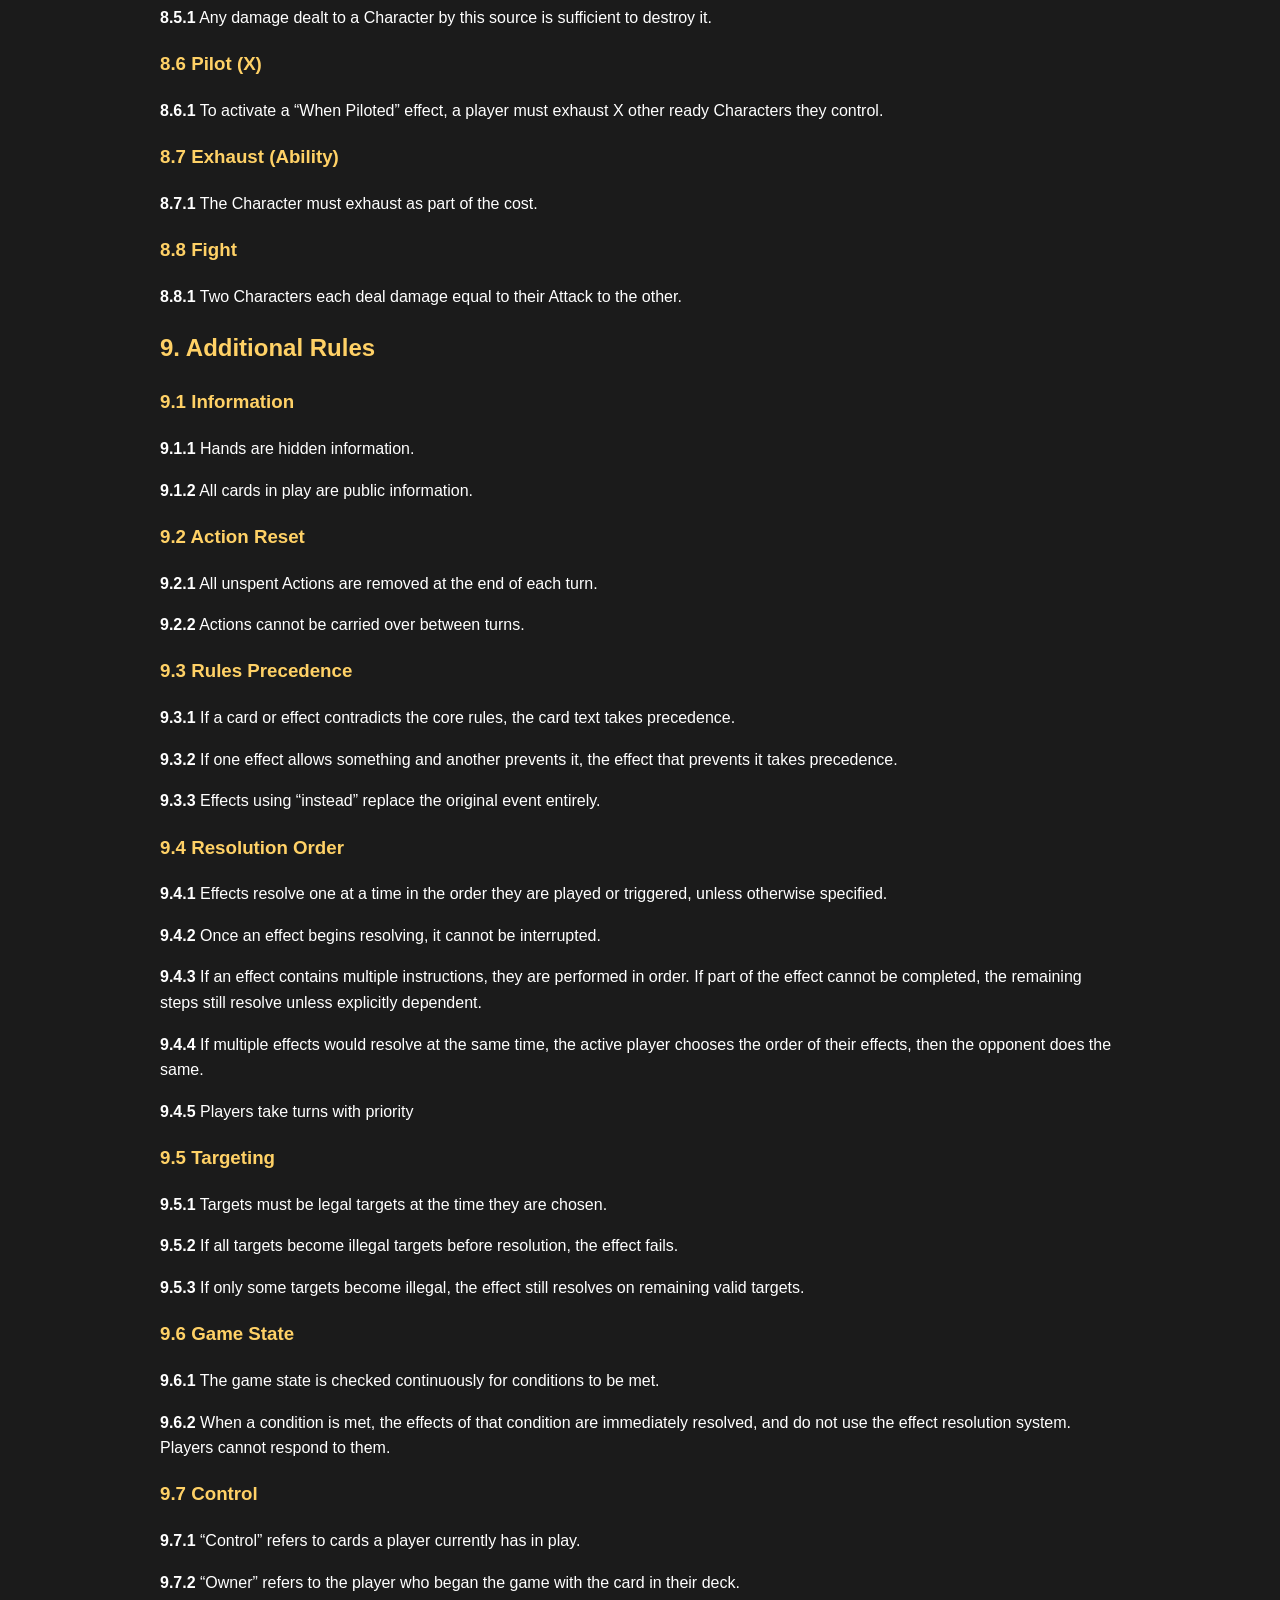
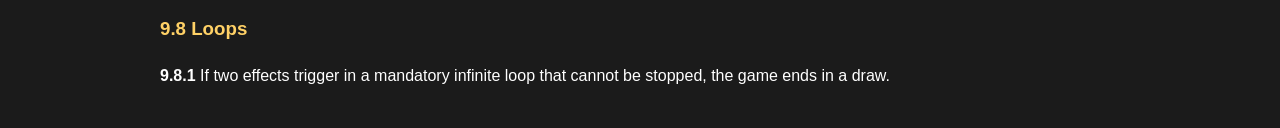
<file: rules.html>
<!DOCTYPE html>
<html lang="en">
  <head>
    <meta charset="UTF-8" />
    <meta name="viewport" content="width=device-width, initial-scale=1.0" />
    <title>Super Benji TCG Rules</title>
    <link rel="stylesheet" href="style.css" />
  </head>
  <body>
    <header class="page-header">
      <h1>Super Benji TCG Rules</h1>
      <p class="description">The latest rules reference generated from RULES.md.</p>
      <nav class="nav-links">
        <a href="index.html">Card Database</a>
        <a href="deckbuilder.html">Deck Builder</a>
      </nav>
    </header>
    <main class="rules-page"><h1>Super Benji TCG – Basic Rules</h1>
<h2>Objective</h2>
<p>Reduce your opponent’s Health to 0.</p>
<p>Each player starts with 30 Health. If a player must draw a card and cannot, they lose the game.</p>
<h2>Deck Construction</h2>
<p>Each deck contains exactly 27 cards.</p>
<p>You may include up to 3 copies of any card in your deck, except cards with Unique in their card type, which are limited to 1 copy each by full card name. Card types include Characters, Artifacts, Locations, and Actions, and all of these may be Unique.</p>
<h2>Game Setup</h2>
<p>Each player shuffles their deck and draws 3 cards. Randomly decide which player goes first.</p>
<h2>Turn Structure</h2>
<p>Each turn consists of five phases.</p>
<h3>Start Phase</h3>
<p>Ready all exhausted cards. Characters generate Actions and add them to your Action Pool. Resolve any effects that occur at the start of your turn. Characters also heal at the start of your turn.</p>
<h3>Draw Phase</h3>
<p>Draw 3 cards.</p>
<h3>Main Phase</h3>
<p>You may play Characters, Artifacts, and Locations from your hand. You may also use abilities and play Actions. There is no limit to the number of cards you may play unless stated otherwise.</p>
<h3>Combat Phase</h3>
<p>First, declare attackers by choosing any number of ready Characters. Attacking Characters become exhausted unless they have Vigilance. Next, the defending player declares blockers. Each Character may block only one attacker, and each attacker may only be blocked by one Character. Only ready Characters may block. Players then enter the Action Window, starting with the attacking player. Players alternate using abilities or playing Fast Actions until both players pass. Finally, damage is dealt simultaneously. Unblocked attackers deal damage to the defending player.</p>
<h3>End Phase</h3>
<p>Resolve any end-of-turn effects. All unspent Actions are lost.</p>
<h2>Action System</h2>
<p>Characters generate Actions at the start of your turn, and when they are played. These Actions are added to a shared Action Pool. Actions cannot be saved between turns. Action types include Hero (H), Villain (V), Plus (+), Minus (-), Misc (?), and Wild (●). Abilities and Actions require specific Action types. You must spend the required types unless a card effect allows otherwise. Wild actions can be used for any action type.</p>
<h2>Exhausting</h2>
<p>A Character may either attack or use an ability that requires exhausting. It cannot do both in the same turn unless a card effect allows it. Characters become ready (not exhausted) at the start of their controller’s turn unless stated otherwise.</p>
<h2>Card Types</h2>
<h3>Characters</h3>
<p>Characters have Attack, Health, Action generation, and abilities or keywords. They cannot attack on the turn they are played unless they have Speed. They must be ready to attack or block. When a Character’s Health reaches 0 or less, it is destroyed. If a card is Unique, you may only control one card with the same Basic Name at a time. Characters also grant Actions when they are played.</p>
<h3>Artifacts</h3>
<p>Artifacts remain in play and provide passive or activated effects. They cannot attack or block.</p>
<h3>Locations</h3>
<p>Locations remain in play and affect the game. Each player may control only one Location at a time. If a new Location is played, the old one is destroyed.</p>
<h3>Actions</h3>
<p>Actions are one-time effects.</p>
<p>Slow Actions may only be played during your Main Phase. Fast Actions may be played during any Action Window. After resolving, Actions are discarded.</p>
<h3>Tokens</h3>
<p>Tokens behave as Characters unless stated otherwise. If a Token leaves play, it is removed from the game.</p>
<h2>Combat Rules</h2>
<p>Damage is dealt simultaneously. Each Character deals damage equal to its Attack. If a Character’s Health is reduced to 0 or less, it is destroyed. Unblocked attackers deal damage directly to the defending player.</p>
<h2>Keywords</h2>
<p><strong>Flying</strong>: Can only be blocked by Characters with Flying or Reach.</p>
<p><strong>Reach</strong>: Can block Characters with Flying.</p>
<p><strong>Speed</strong>: Can attack on the turn it is played.</p>
<p><strong>Vigilance</strong>: Does not exhaust when attacking.</p>
<p><strong>Lethal</strong>: Any damage dealt by this Character destroys other Characters.</p>
<p><strong>Pilot</strong> (X): Exhaust X other ready Characters you control to activate a “When Piloted” effect.</p>
<p><strong>Exhaust</strong>: This ability requires the Character to exhaust.</p>
<p><strong>Exhausted</strong>: Exhausted characters cannot attack, block, or use any ability that requires it to be exhausted.</p>
<p><strong>Ready</strong>: Not exhausted</p>
<p><strong>Fight</strong>: Two Characters deal damage equal to their Attack to each other.</p>
<h2>Additional Rules</h2>
<p>Hands are hidden. All cards in play are public.</p>
<p>All unspent Actions are lost at the end of each turn and cannot be carried over.</p>
<h1>Super Benji TCG – Advanced Rules</h1>
<hr />
<h2>1. Objective</h2>
<p><strong>1.1</strong> A player wins the game when their opponent’s Health is reduced to 0 or less.</p>
<p><strong>1.2</strong> Each player begins the game with 30 Health.</p>
<p><strong>1.3</strong> If a player is required to draw a card and cannot, that player loses the game.</p>
<h2>2. Deck Construction</h2>
<p><strong>2.1</strong> Each deck must contain exactly 27 cards.</p>
<p><strong>2.2</strong> A deck may contain no more than 3 copies of any card by name.</p>
<p><strong>2.3</strong> Cards with the <strong>Unique</strong> designation are limited to 1 copy each by full card name.</p>
<p><strong>2.4</strong> Card types are Characters, Artifacts, Locations, and Actions.</p>
<h2>3. Game Setup</h2>
<p><strong>3.1</strong> Each player shuffles their deck.</p>
<p><strong>3.2</strong> Each player draws 3 cards.</p>
<p><strong>3.3</strong> A starting player is chosen at random.</p>
<h2>4. Turn Structure</h2>
<p>Each turn proceeds in the following order:</p>
<h3>4.1 Start Phase</h3>
<p><strong>4.1.1</strong> All exhausted cards controlled by the active player become ready.</p>
<p><strong>4.1.2</strong> Each Character controlled by the active player generates its listed Actions.</p>
<p><strong>4.1.3</strong> Generated Actions are added to the player’s Action Pool.</p>
<p><strong>4.1.4</strong> All “start of turn” effects controlled by the active player resolve.</p>
<p><strong>4.1.5</strong> All characters heal to their maximum hit points.</p>
<h3>4.2 Draw Phase</h3>
<p><strong>4.2.1</strong> The active player draws 3 cards.</p>
<h3>4.3 Main Phase</h3>
<p><strong>4.3.1</strong> The active player may play Characters, Artifacts, Locations, and Actions.</p>
<p><strong>4.3.2</strong> The active player may activate abilities.</p>
<p><strong>4.3.3</strong> There is no inherent limit to the number of cards played per turn.</p>
<h3>4.4 Combat Phase</h3>
<h4>4.4.1 Declare Attackers</h4>
<p><strong>4.4.1.1</strong> The active player chooses any number of ready Characters to attack.</p>
<p><strong>4.4.1.2</strong> Declared attackers become exhausted unless they have Vigilance.</p>
<h4>4.4.2 Declare Blockers</h4>
<p><strong>4.4.2.1</strong> The defending player assigns blockers.</p>
<p><strong>4.4.2.2</strong> Each Character may block only one attacker.</p>
<p><strong>4.4.2.3</strong> Each attacker may be blocked by only one Character.</p>
<p><strong>4.4.2.4</strong> Only ready Characters may be declared as blockers.</p>
<h4>4.4.3 Action Window</h4>
<p><strong>4.4.3.1</strong> Starting with the active player, players alternate priority.</p>
<p><strong>4.4.3.2</strong> A player with priority may either:</p>
<ul>
<li>Activate an ability, or</li>
<li>Play a Fast Action</li>
</ul>
<p><strong>4.4.3.3</strong> The Action Window ends when both players pass in succession.</p>
<h4>4.4.4 Damage Step</h4>
<p><strong>4.4.4.1</strong> All combat damage is dealt simultaneously.</p>
<p><strong>4.4.4.2</strong> Each Character deals damage equal to its Attack.</p>
<p><strong>4.4.4.3</strong> Unblocked attackers deal damage to the defending player.</p>
<h3>4.5 End Phase</h3>
<p><strong>4.5.1</strong> All “end of turn” effects resolve.</p>
<p><strong>4.5.2</strong> All remaining Actions in each player’s Action Pool are removed.</p>
<h2>5. Action System</h2>
<h3>5.1 Action Pool</h3>
<p><strong>5.1.1</strong> Actions are generated only during the Start Phase or when a Character card is played, unless otherwise specified.</p>
<p><strong>5.1.2</strong> Each player has a single shared Action Pool.</p>
<p><strong>5.1.3</strong> Actions in the pool may be spent to pay costs.</p>
<p><strong>5.1.4</strong> Actions cannot be carried over between turns.</p>
<h3>5.2 Action Types</h3>
<p><strong>5.2.1</strong> Action types include:</p>
<ul>
<li>Hero (H)</li>
<li>Villain (V)</li>
<li>Plus (+)</li>
<li>Minus (-)</li>
<li>Misc (?)</li>
<li>Wild (●)</li>
</ul>
<h3>5.3 Paying Costs</h3>
<p><strong>5.3.1</strong> A cost must be paid exactly using the required Action types.</p>
<p><strong>5.3.2</strong> Wild Actions may be used as any Action type unless restricted.</p>
<h3>5.4 Exhausting</h3>
<p><strong>5.4.1</strong> A Character may either attack or activate an ability that requires exhausting.</p>
<p><strong>5.4.2</strong> A Character cannot both attack and activate an Exhaust ability in the same turn unless explicitly stated.</p>
<p><strong>5.4.3</strong> A Character becomes ready during its controller’s Start Phase unless otherwise specified.</p>
<h2>6. Card Types</h2>
<h3>6.1 Characters</h3>
<p><strong>6.1.1</strong> Characters have Attack, Health, Action generation, and abilities.</p>
<p><strong>6.1.2</strong> A Character cannot attack on the turn it enters play unless it has Speed.</p>
<p><strong>6.1.3</strong> A Character must be ready to attack or block.</p>
<p><strong>6.1.4</strong> A Character is destroyed when its Health is 0 or less.</p>
<p><strong>6.1.5</strong> When a Character is played, add the actions listed on the card to your action pool.</p>
<h3>6.2 Unique Rule</h3>
<p><strong>6.2.1</strong> A card’s Basic Name is the portion of its name before a comma.</p>
<p><strong>6.2.2</strong> A player may control only one Unique card with the same Basic Name.</p>
<p><strong>6.2.3</strong> If a player would control more than one, they must choose one to keep and destroy the others.</p>
<h3>6.3 Artifacts</h3>
<p><strong>6.3.1</strong> Artifacts remain in play after being played.</p>
<p><strong>6.3.2</strong> Artifacts cannot attack or block.</p>
<h3>6.4 Locations</h3>
<p><strong>6.4.1</strong> A player may control only one Location.</p>
<p><strong>6.4.2</strong> If a new Location is played, the previous one is destroyed.</p>
<h3>6.5 Actions</h3>
<p><strong>6.5.1</strong> Actions resolve once and are then discarded.</p>
<p><strong>6.5.2</strong> Slow Actions may only be played during the Main Phase.</p>
<p><strong>6.5.3</strong> Fast Actions may be played during any Action Window.</p>
<h3>6.6 Tokens</h3>
<p><strong>6.6.1</strong> Tokens are treated as Characters unless otherwise specified.</p>
<p><strong>6.6.2</strong> If a Token leaves play, it is removed from the game.</p>
<h2>7. Combat Rules</h2>
<p><strong>7.1</strong> Combat damage is simultaneous.</p>
<p><strong>7.2</strong> Damage dealt is equal to a Character’s Attack.</p>
<p><strong>7.3</strong> A Character with 0 or less Health is destroyed.</p>
<h2>8. Keywords</h2>
<h3>8.1 Flying</h3>
<p><strong>8.1.1</strong> Can only be blocked by Characters with Flying or Reach.</p>
<h3>8.2 Reach</h3>
<p><strong>8.2.1</strong> Can block Characters with Flying.</p>
<h3>8.3 Speed</h3>
<p><strong>8.3.1</strong> May attack on the turn it enters play.</p>
<h3>8.4 Vigilance</h3>
<p><strong>8.4.1</strong> Does not exhaust when attacking.</p>
<h3>8.5 Lethal</h3>
<p><strong>8.5.1</strong> Any damage dealt to a Character by this source is sufficient to destroy it.</p>
<h3>8.6 Pilot (X)</h3>
<p><strong>8.6.1</strong> To activate a “When Piloted” effect, a player must exhaust X other ready Characters they control.</p>
<h3>8.7 Exhaust (Ability)</h3>
<p><strong>8.7.1</strong> The Character must exhaust as part of the cost.</p>
<h3>8.8 Fight</h3>
<p><strong>8.8.1</strong> Two Characters each deal damage equal to their Attack to the other.</p>
<h2>9. Additional Rules</h2>
<h3>9.1 Information</h3>
<p><strong>9.1.1</strong> Hands are hidden information.</p>
<p><strong>9.1.2</strong> All cards in play are public information.</p>
<h3>9.2 Action Reset</h3>
<p><strong>9.2.1</strong> All unspent Actions are removed at the end of each turn.</p>
<p><strong>9.2.2</strong> Actions cannot be carried over between turns.</p>
<h3>9.3 Rules Precedence</h3>
<p><strong>9.3.1</strong> If a card or effect contradicts the core rules, the card text takes precedence.</p>
<p><strong>9.3.2</strong> If one effect allows something and another prevents it, the effect that prevents it takes precedence.</p>
<p><strong>9.3.3</strong> Effects using “instead” replace the original event entirely.</p>
<h3>9.4 Resolution Order</h3>
<p><strong>9.4.1</strong> Effects resolve one at a time in the order they are played or triggered, unless otherwise specified.</p>
<p><strong>9.4.2</strong> Once an effect begins resolving, it cannot be interrupted.</p>
<p><strong>9.4.3</strong> If an effect contains multiple instructions, they are performed in order. If part of the effect cannot be completed, the remaining steps still resolve unless explicitly dependent.</p>
<p><strong>9.4.4</strong> If multiple effects would resolve at the same time, the active player chooses the order of their effects, then the opponent does the same.</p>
<p><strong>9.4.5</strong> Players take turns with priority</p>
<h3>9.5 Targeting</h3>
<p><strong>9.5.1</strong> Targets must be legal targets at the time they are chosen.</p>
<p><strong>9.5.2</strong> If all targets become illegal targets before resolution, the effect fails.</p>
<p><strong>9.5.3</strong> If only some targets become illegal, the effect still resolves on remaining valid targets.</p>
<h3>9.6 Game State</h3>
<p><strong>9.6.1</strong> The game state is checked continuously for conditions to be met.</p>
<p><strong>9.6.2</strong> When a condition is met, the effects of that condition are immediately resolved, and do not use the effect resolution system. Players cannot respond to them.</p>
<h3>9.7 Control</h3>
<p><strong>9.7.1</strong> “Control” refers to cards a player currently has in play.</p>
<p><strong>9.7.2</strong> “Owner” refers to the player who began the game with the card in their deck.</p>
<h3>9.8 Loops</h3>
<p><strong>9.8.1</strong> If two effects trigger in a mandatory infinite loop that cannot be stopped, the game ends in a draw.</p></main>
  </body>
</html>
</file>
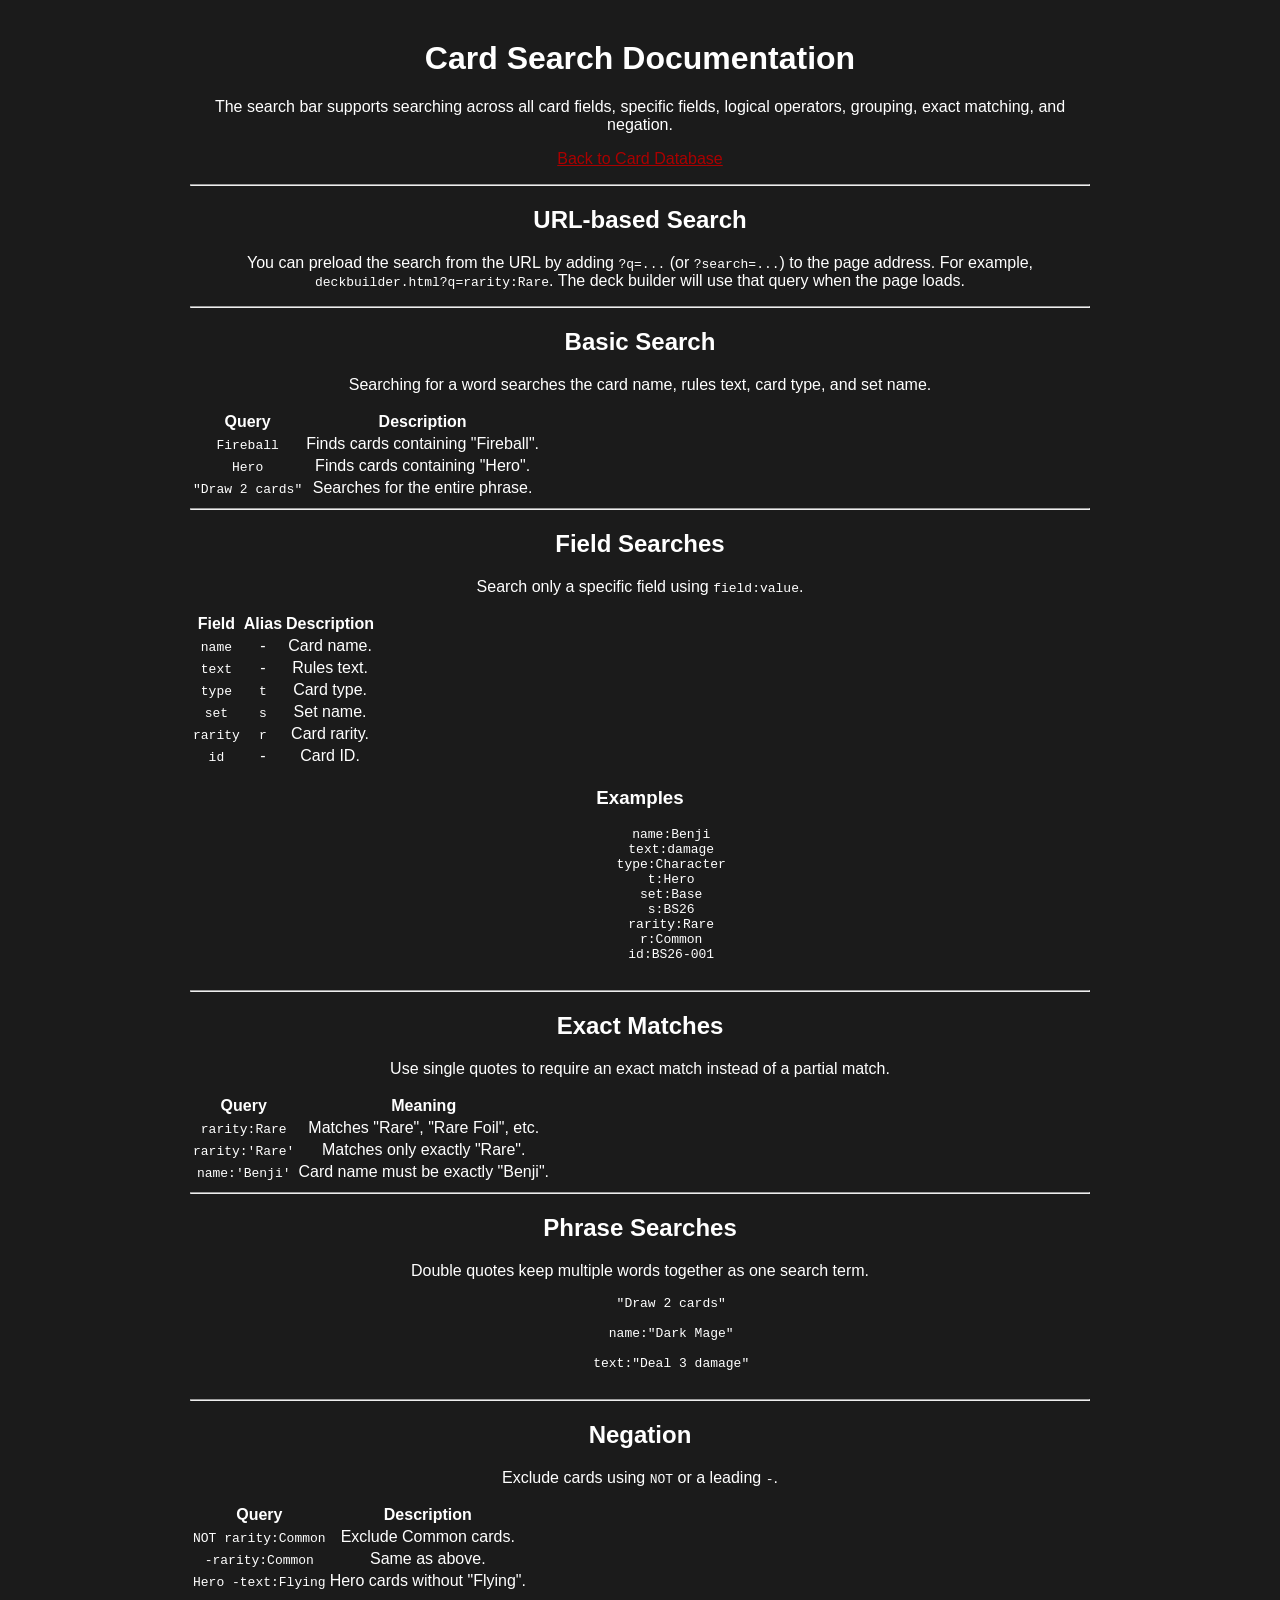
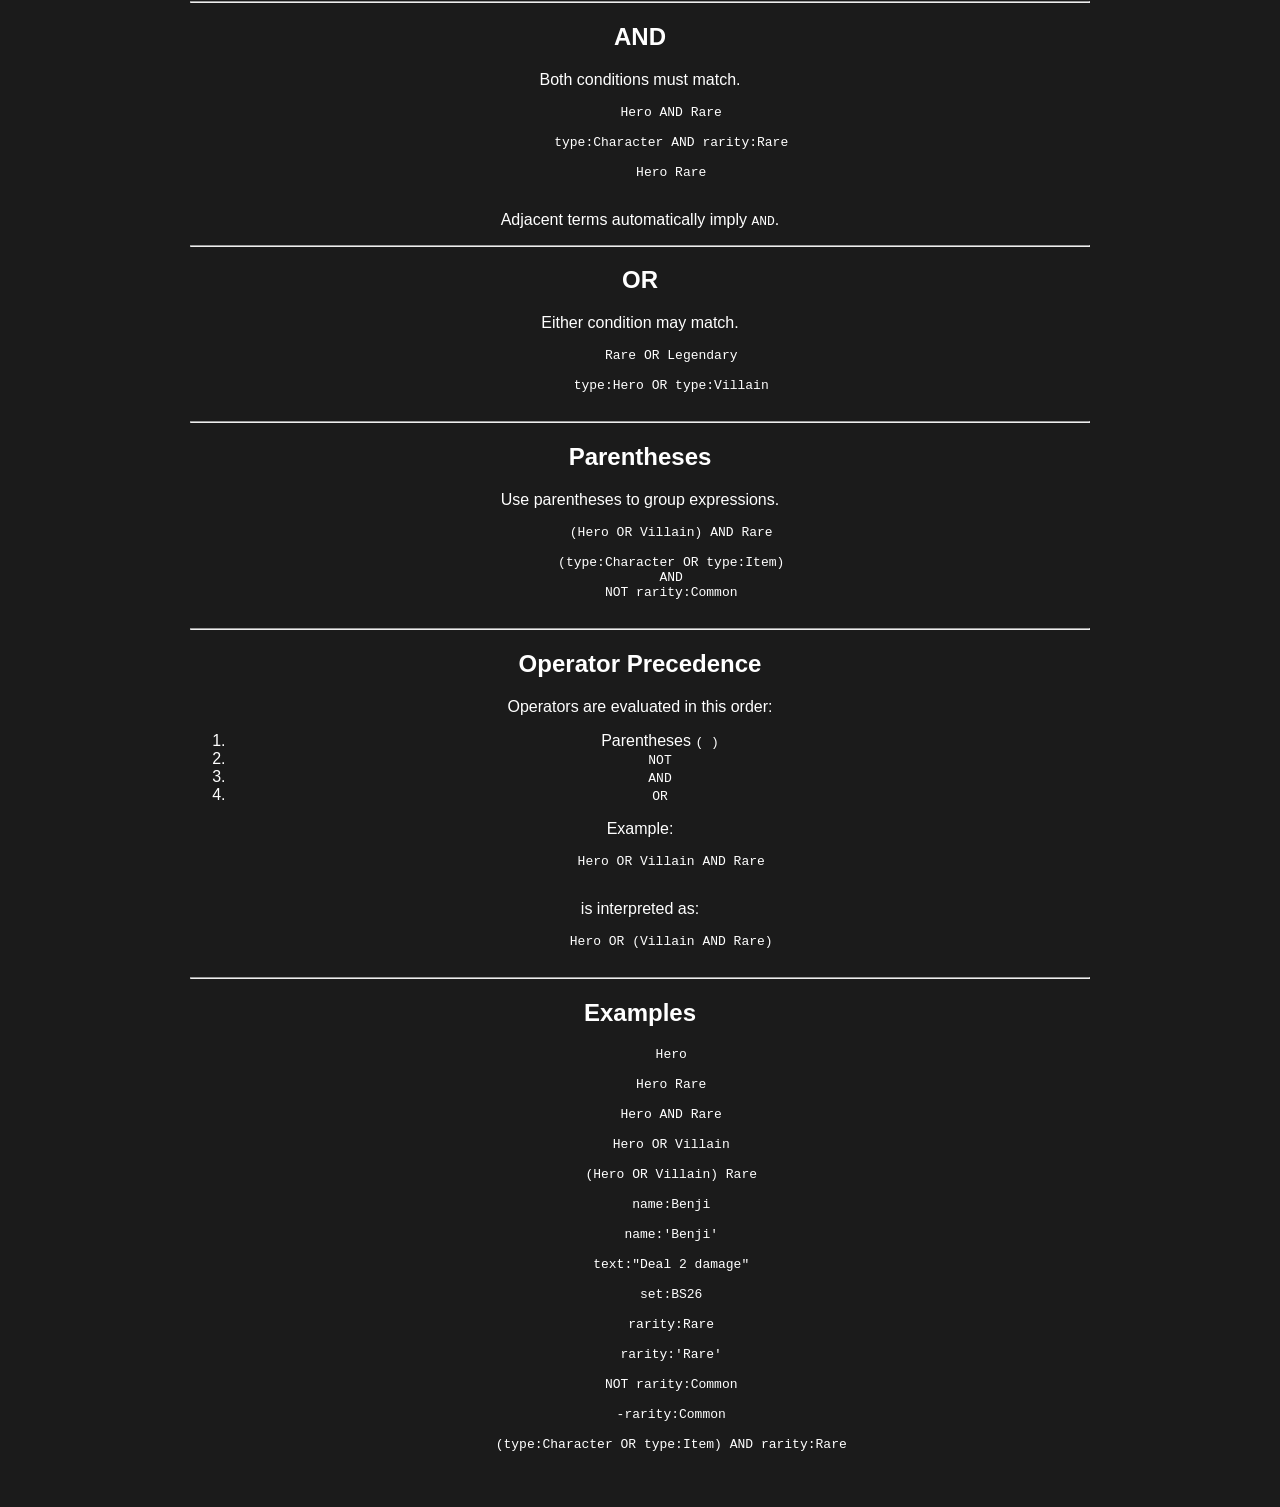
<file: searchhelp.html>
<!DOCTYPE html>
<html>
    <head>
        <meta charset="UTF-8">
        <meta name="viewport" content="width=device-width, initial-scale=1.0">

        <link rel="stylesheet" href="style.css">

        <title>Super Benji TCG Card Database - Search Help</title>
    </head>
    <body>
        <div class="description">
            
        <h1>Card Search Documentation</h1>

        <p>
        The search bar supports searching across all card fields, specific fields,
        logical operators, grouping, exact matching, and negation.
        </p>

        <p><a href="index.html">Back to Card Database</a></p>

        <hr>

        <h2>URL-based Search</h2>

        <p>
        You can preload the search from the URL by adding <code>?q=...</code> (or <code>?search=...</code>) to the page address.
        For example, <code>deckbuilder.html?q=rarity:Rare</code>.
        The deck builder will use that query when the page loads.
        </p>

        <hr>

        <h2>Basic Search</h2>

        <p>
        Searching for a word searches the card name, rules text, card type, and set name.
        </p>

        <table>
        <tr><th>Query</th><th>Description</th></tr>
        <tr><td><code>Fireball</code></td><td>Finds cards containing "Fireball".</td></tr>
        <tr><td><code>Hero</code></td><td>Finds cards containing "Hero".</td></tr>
        <tr><td><code>"Draw 2 cards"</code></td><td>Searches for the entire phrase.</td></tr>
        </table>

        <hr>

        <h2>Field Searches</h2>

        <p>
        Search only a specific field using <code>field:value</code>.
        </p>

        <table>
        <tr><th>Field</th><th>Alias</th><th>Description</th></tr>
        <tr><td><code>name</code></td><td>-</td><td>Card name.</td></tr>
        <tr><td><code>text</code></td><td>-</td><td>Rules text.</td></tr>
        <tr><td><code>type</code></td><td><code>t</code></td><td>Card type.</td></tr>
        <tr><td><code>set</code></td><td><code>s</code></td><td>Set name.</td></tr>
        <tr><td><code>rarity</code></td><td><code>r</code></td><td>Card rarity.</td></tr>
        <tr><td><code>id</code></td><td>-</td><td>Card ID.</td></tr>
        </table>

        <h3>Examples</h3>

        <pre>
        name:Benji
        text:damage
        type:Character
        t:Hero
        set:Base
        s:BS26
        rarity:Rare
        r:Common
        id:BS26-001
        </pre>

        <hr>

        <h2>Exact Matches</h2>

        <p>
        Use single quotes to require an exact match instead of a partial match.
        </p>

        <table>
        <tr><th>Query</th><th>Meaning</th></tr>
        <tr>
        <td><code>rarity:Rare</code></td>
        <td>Matches "Rare", "Rare Foil", etc.</td>
        </tr>

        <tr>
        <td><code>rarity:'Rare'</code></td>
        <td>Matches only exactly "Rare".</td>
        </tr>

        <tr>
        <td><code>name:'Benji'</code></td>
        <td>Card name must be exactly "Benji".</td>
        </tr>
        </table>

        <hr>

        <h2>Phrase Searches</h2>

        <p>
        Double quotes keep multiple words together as one search term.
        </p>

        <pre>
        "Draw 2 cards"

        name:"Dark Mage"

        text:"Deal 3 damage"
        </pre>

        <hr>

        <h2>Negation</h2>

        <p>
        Exclude cards using <code>NOT</code> or a leading <code>-</code>.
        </p>

        <table>
        <tr><th>Query</th><th>Description</th></tr>

        <tr>
        <td><code>NOT rarity:Common</code></td>
        <td>Exclude Common cards.</td>
        </tr>

        <tr>
        <td><code>-rarity:Common</code></td>
        <td>Same as above.</td>
        </tr>

        <tr>
        <td><code>Hero -text:Flying</code></td>
        <td>Hero cards without "Flying".</td>
        </tr>
        </table>

        <hr>

        <h2>AND</h2>

        <p>
        Both conditions must match.
        </p>

        <pre>
        Hero AND Rare

        type:Character AND rarity:Rare

        Hero Rare
        </pre>

        <p>
        Adjacent terms automatically imply <code>AND</code>.
        </p>

        <hr>

        <h2>OR</h2>

        <p>
        Either condition may match.
        </p>

        <pre>
        Rare OR Legendary

        type:Hero OR type:Villain
        </pre>

        <hr>

        <h2>Parentheses</h2>

        <p>
        Use parentheses to group expressions.
        </p>

        <pre>
        (Hero OR Villain) AND Rare

        (type:Character OR type:Item)
        AND
        NOT rarity:Common
        </pre>

        <hr>

        <h2>Operator Precedence</h2>

        <p>
        Operators are evaluated in this order:
        </p>

        <ol>
        <li>Parentheses <code>( )</code></li>
        <li><code>NOT</code></li>
        <li><code>AND</code></li>
        <li><code>OR</code></li>
        </ol>

        <p>
        Example:
        </p>

        <pre>
        Hero OR Villain AND Rare
        </pre>

        <p>
        is interpreted as:
        </p>

        <pre>
        Hero OR (Villain AND Rare)
        </pre>

        <hr>

        <h2>Examples</h2>

        <pre>
        Hero

        Hero Rare

        Hero AND Rare

        Hero OR Villain

        (Hero OR Villain) Rare

        name:Benji

        name:'Benji'

        text:"Deal 2 damage"

        set:BS26

        rarity:Rare

        rarity:'Rare'

        NOT rarity:Common

        -rarity:Common

        (type:Character OR type:Item) AND rarity:Rare
        </pre>
        </div>
    </body>
</html>
</file>
<file: style.css>
body{
    margin:40px;
    background:#1b1b1b;
    color:white;
    font-family:Arial,Helvetica,sans-serif;
}

h1{
    text-align:center;
}

.page-header {
    max-width: 1100px;
    margin: 0 auto 24px;
    text-align: center;
}

.nav-links {
    display: flex;
    justify-content: center;
    gap: 16px;
    margin-top: 10px;
}

.nav-links a {
    color: #ffd166;
    text-decoration: none;
}

.builder-shell {
    display: grid;
    grid-template-columns: 1.4fr 1fr;
    gap: 20px;
    max-width: 1200px;
    margin: 0 auto;
}

.builder-panel {
    background: #252525;
    border-radius: 12px;
    padding: 16px;
}

.builder-toolbar {
    display: flex;
    gap: 10px;
    margin-bottom: 12px;
}

.builder-toolbar input,
.builder-toolbar select {
    padding: 10px;
    font-size: 16px;
    border-radius: 6px;
    border: 1px solid #444;
    background: #1f1f1f;
    color: white;
}

.builder-toolbar input {
    flex: 1;
}

.card-list,
.deck-list {
    display: flex;
    flex-direction: column;
    gap: 10px;
}

.card-choice,
.deck-row button {
    border: none;
    border-radius: 8px;
    padding: 10px 12px;
    text-align: left;
    cursor: pointer;
    background: #333;
    color: white;
}

.card-choice {
    display: flex;
    flex-direction: column;
    gap: 4px;
}

.card-choice.disabled {
    opacity: 0.5;
    cursor: not-allowed;
}

.deck-header {
    display: flex;
    justify-content: space-between;
    align-items: center;
    margin-bottom: 12px;
    gap: 12px;
}

.deck-summary {
    color: #ffd166;
    font-size: 14px;
}

.deck-row {
    display: flex;
    justify-content: space-between;
    align-items: center;
    gap: 10px;
    background: #2f2f2f;
    padding: 10px;
    border-radius: 8px;
}

.deck-meta {
    color: #aaa;
    font-size: 12px;
    margin-top: 4px;
}

.empty-state {
    color: #aaa;
    padding: 12px 0;
}

.summary-status {
    margin-top: 4px;
}

#searchArea{
    display:flex;
    gap:10px;
    margin:30px auto;
    max-width:900px;
}

a {
    color:#a00;
}

a :hover {
    color:#f00;
}

.description {
    text-align:center;
    margin:20px auto;
    max-width:900px;
}

#search{
    flex:1;
    padding:12px;
    font-size:18px;
}

button{
    padding:12px 20px;
    font-size:18px;
    cursor:pointer;
}

#results{
    margin-top:30px;

    display:grid;
    grid-template-columns:repeat(auto-fill,minmax(260px,1fr));
    gap:20px;
}

.page-header {
    max-width: 1100px;
    margin: 0 auto 24px;
    text-align: center;
}

.nav-links {
    display: flex;
    justify-content: center;
    gap: 16px;
    margin-top: 10px;
}

.nav-links a {
    color: #ffd166;
    text-decoration: none;
}

.builder-shell {
    display: grid;
    grid-template-columns: 1.2fr 1fr;
    gap: 20px;
    max-width: 1200px;
    margin: 0 auto;
}

.builder-panel {
    background: #252525;
    border-radius: 12px;
    padding: 16px;
}

.builder-toolbar {
    display: flex;
    gap: 10px;
    margin-bottom: 12px;
}

.builder-toolbar--secondary {
    margin-bottom: 16px;
}

.builder-toolbar input,
.builder-toolbar select,
.import-panel textarea,
.deck-name-row input,
.deck-name-row select,
.deck-textarea {
    padding: 10px;
    font-size: 16px;
    border-radius: 6px;
    border: 1px solid #444;
    background: #1f1f1f;
    color: white;
}

.builder-toolbar input,
.builder-toolbar select {
    flex: 1;
}

.builder-toolbar button,
.import-actions button,
.deck-header button,
.deck-controls button,
.deck-name-row select {
    padding: 10px 12px;
    border: none;
    border-radius: 6px;
    background: #333;
    color: white;
    cursor: pointer;
}

.card-list,
.deck-list {
    display: flex;
    flex-direction: column;
    gap: 10px;
}

.card-choice {
    border: none;
    border-radius: 8px;
    padding: 10px 12px;
    text-align: left;
    cursor: pointer;
    background: #333;
    color: white;
    display: flex;
    flex-direction: column;
    gap: 4px;
}

.deck-header {
    display: flex;
    justify-content: space-between;
    align-items: center;
    gap: 10px;
    margin-bottom: 12px;
}

.deck-subtitle {
    color: #aaa;
    font-size: 0.95rem;
    margin: 4px 0 0;
}

.deck-name-row {
    display: grid;
    grid-template-columns: auto 1fr auto;
    gap: 8px;
    align-items: center;
    margin-bottom: 12px;
}

.deck-name-row label {
    color: #ccc;
}

.import-panel {
    background: #2f2f2f;
    border-radius: 8px;
    padding: 12px;
    margin-bottom: 12px;
}

.import-panel textarea,
.deck-textarea {
    width: 100%;
    box-sizing: border-box;
    margin-top: 6px;
    min-height: 90px;
}

.import-actions {
    display: flex;
    gap: 8px;
    margin-top: 8px;
}

.import-status {
    margin-top: 8px;
    color: #ffd166;
}

.hidden {
    display: none;
}

.issues-panel {
    background: #2f2f2f;
    border-radius: 8px;
    padding: 10px;
    margin-bottom: 12px;
}

.issue.good,
.summary-line.good {
    color: #82f58b;
}

.issue.bad,
.summary-line.bad {
    color: #ff8c8c;
}

.issue-list {
    margin: 8px 0 0 16px;
    padding: 0;
}

.deck-summary {
    display: flex;
    justify-content: space-between;
    gap: 10px;
    margin-bottom: 12px;
}

.deck-group {
    background: #2f2f2f;
    border-radius: 8px;
    padding: 10px;
}

.deck-group h3 {
    margin: 0 0 8px;
}

.deck-group-list {
    display: flex;
    flex-direction: column;
    gap: 8px;
}

.deck-row {
    display: flex;
    justify-content: space-between;
    align-items: center;
    gap: 10px;
    background: #333;
    padding: 8px 10px;
    border-radius: 8px;
}

.deck-meta {
    color: #aaa;
    font-size: 0.9rem;
    margin-top: 4px;
}

.deck-controls {
    display: flex;
    gap: 6px;
}

.export-block {
    margin-top: 10px;
}

.rules-page {
    max-width: 960px;
    margin: 0 auto;
    line-height: 1.6;
}

.rules-page h1,
.rules-page h2,
.rules-page h3 {
    color: #ffd166;
}

.rules-page code {
    background: #333;
    padding: 0.1rem 0.25rem;
    border-radius: 4px;
}

.rules-page pre {
    background: #222;
    padding: 1rem;
    overflow-x: auto;
}

.rules-page ul {
    padding-left: 1.5rem;
}

.card{

    background:#2a2a2a;

    border-radius:10px;

    padding:10px;

    display:flex;
    flex-direction:column;
}

.card > img{

    width:100%;

    border-radius:8px;

    margin-bottom:10px;

}

.card h2{

    margin:0;

    font-size:20px;

}

.meta{

    color:#aaa;

    margin:5px 0 10px;

}

.rules{

    white-space:pre-wrap;

}

.inline-icon {
    display: inline-block;
    width: 1em;
    height: 1em;
    vertical-align: -0.15em;
    object-fit: contain;
}
</file>
